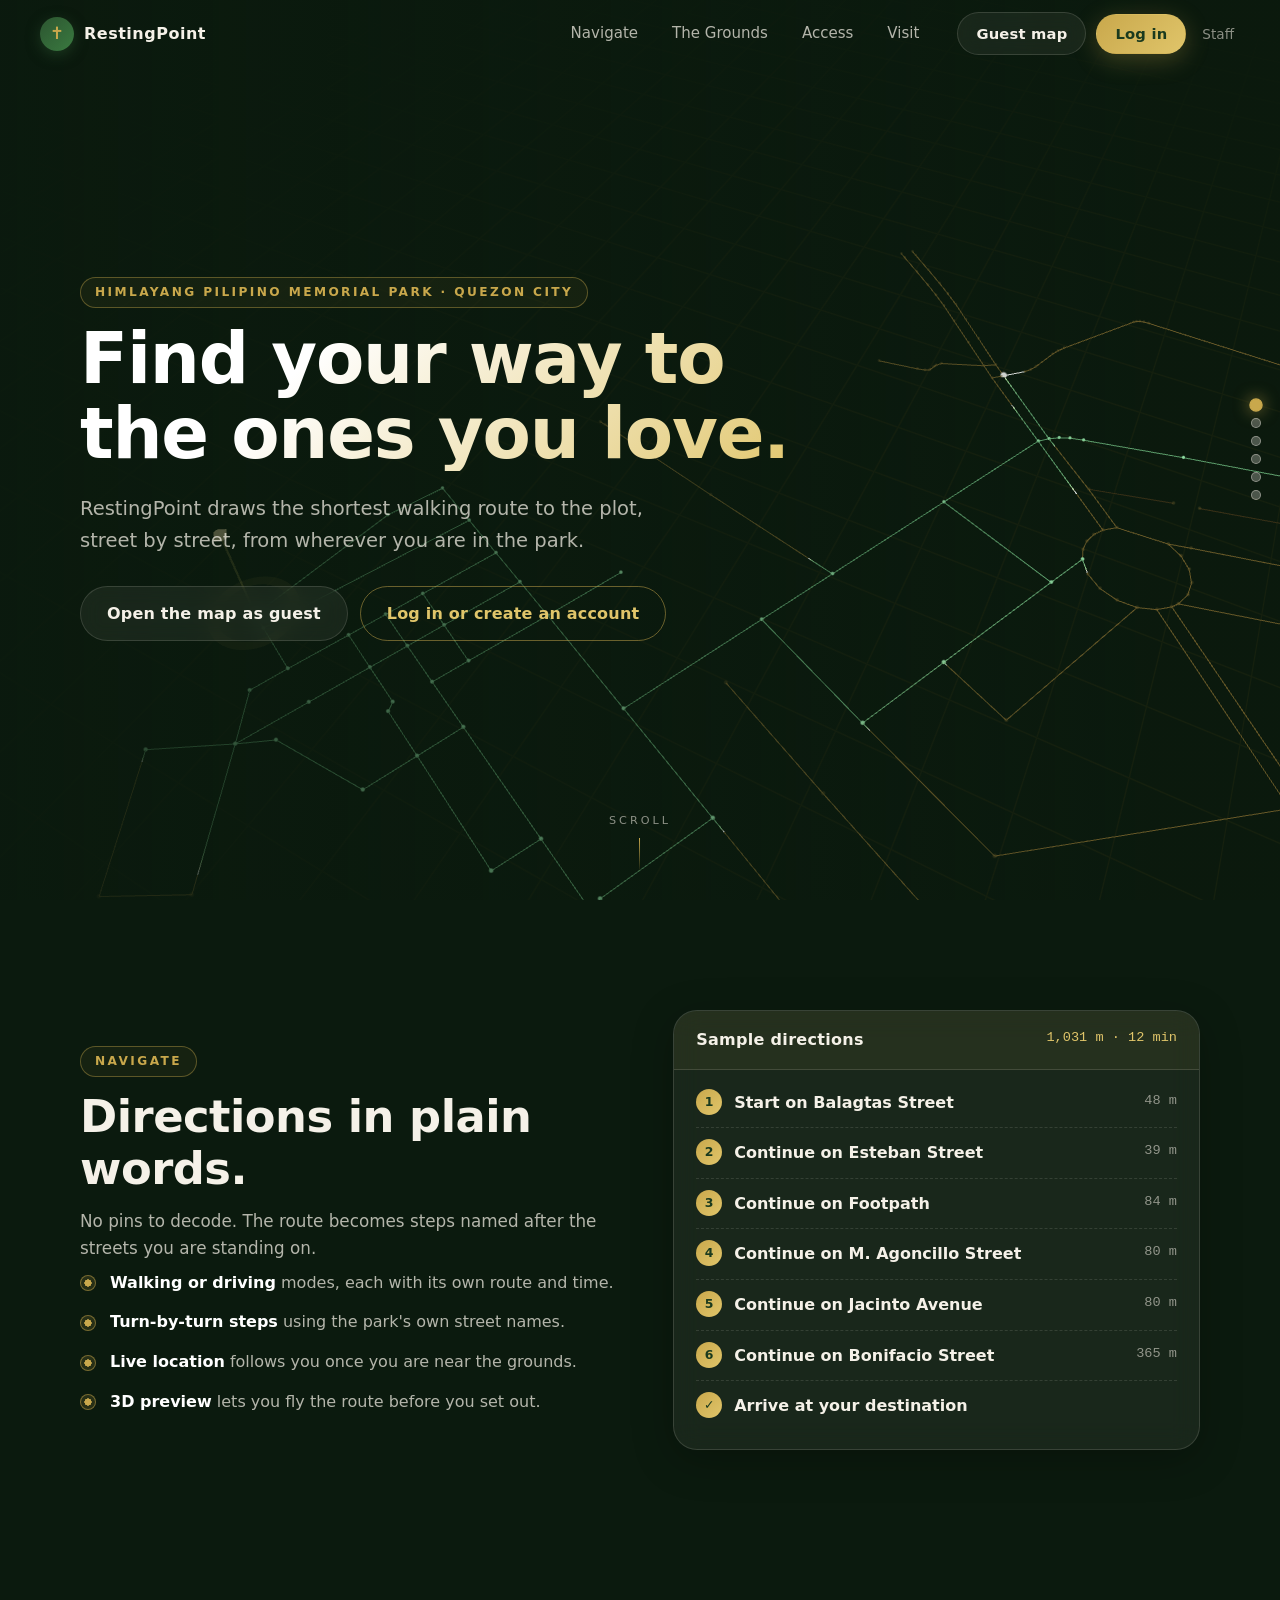
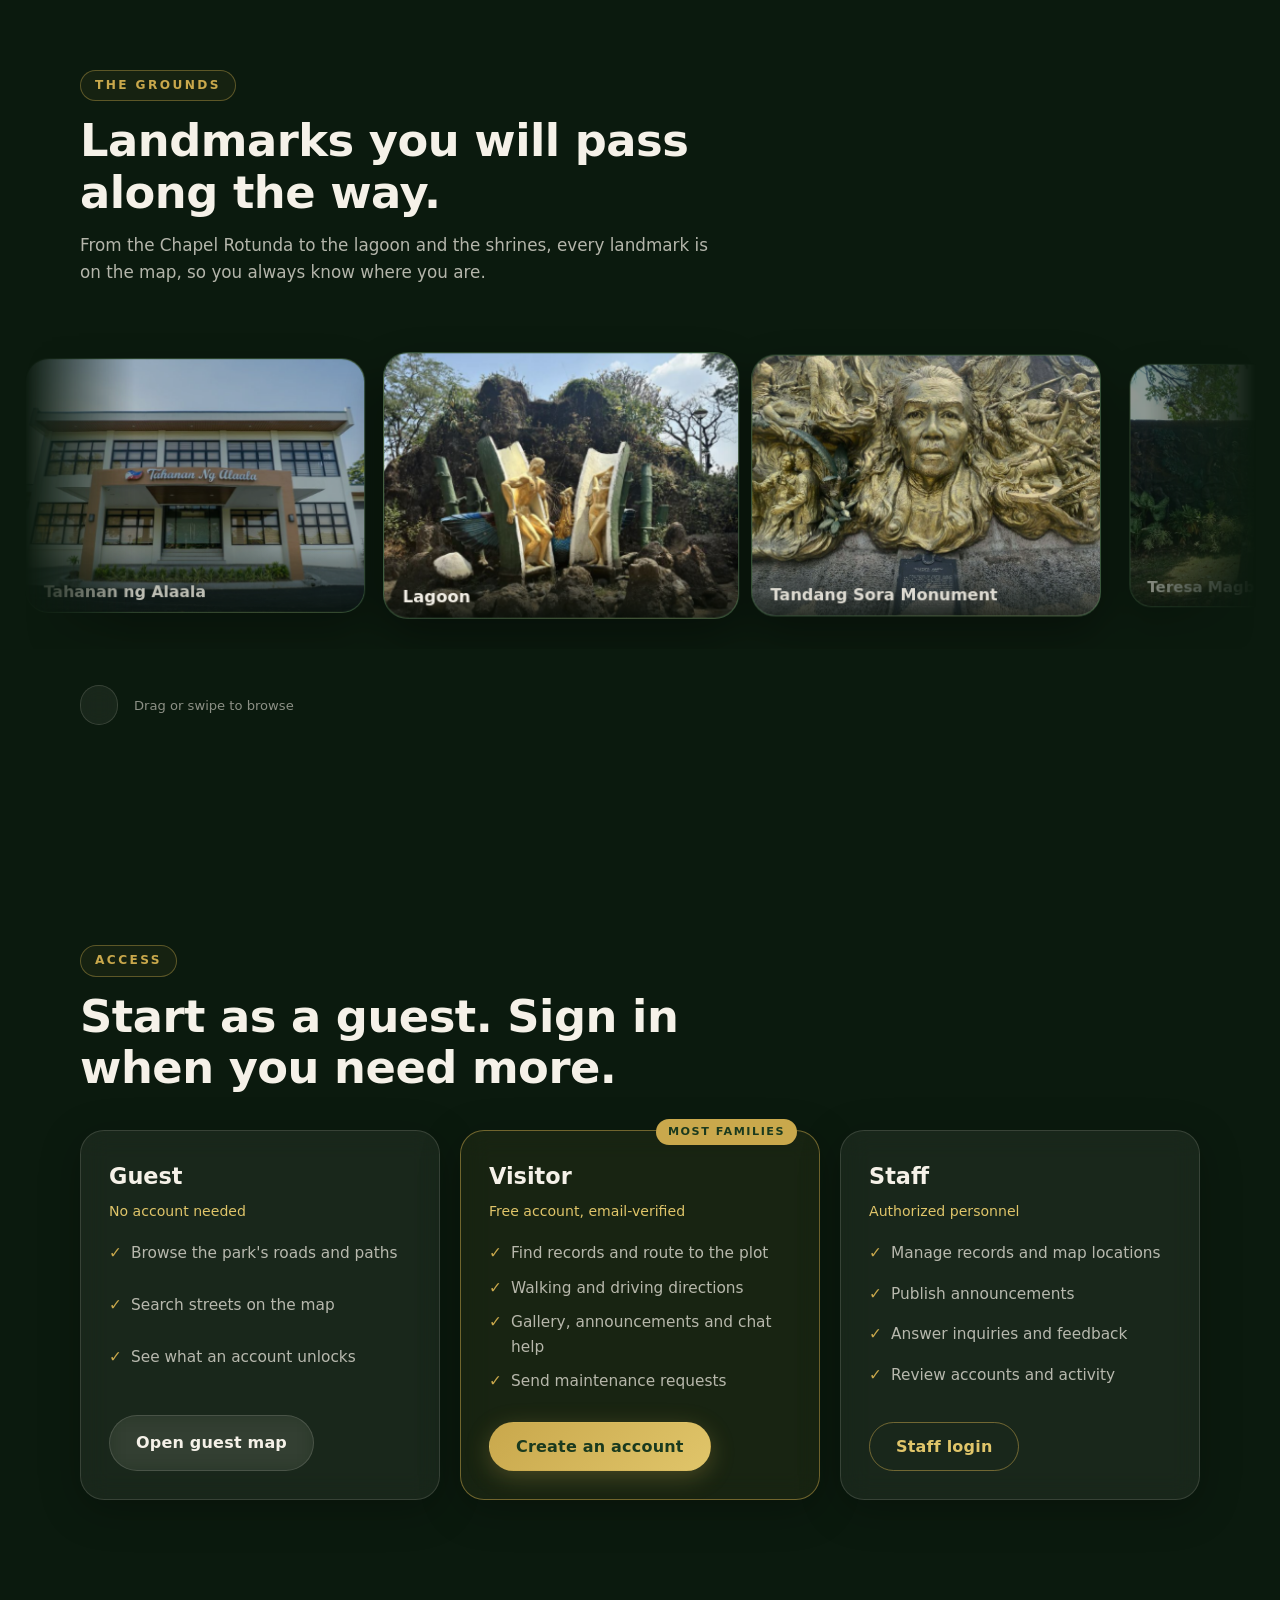
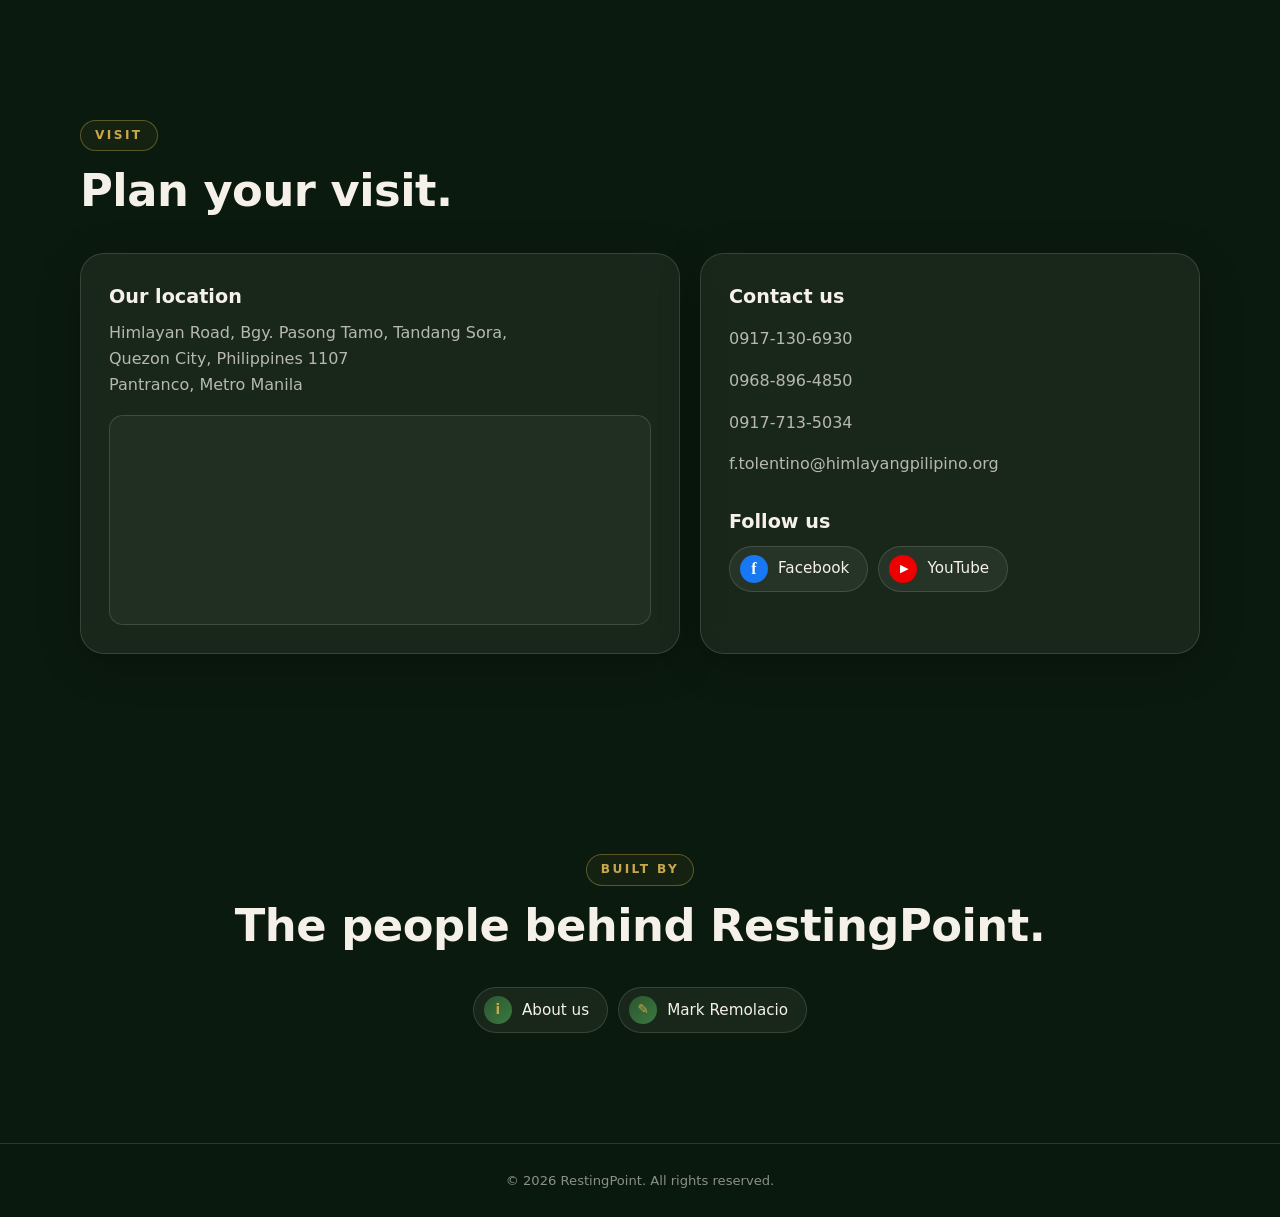
<file: index.html>
<!DOCTYPE html>
<html lang="en">
<head>
    <!--
        UPDATED: converted from Login.php to a static, view-only page for GitHub Pages.
        - Removed: PHP session check, rp_asset() cache-busting, csrf_token() meta + hidden inputs
        - Removed: login / admin / register / OTP / display-name forms (no backend on GitHub Pages)
        - Added: one "Demo only" modal that every Log in / Staff / Create account button opens
        - Asset links use a manual ?v=1 cache-buster; bump the number when you change a file
    -->
    <meta charset="UTF-8">
    <meta name="viewport" content="width=device-width, initial-scale=1.0, viewport-fit=cover">
    <title>RestingPoint | Find your way to your loved ones</title>
    <meta name="description" content="RestingPoint is a map-based navigation system with a static route guide for Himlayang Pilipino Memorial Park.">
    <meta name="theme-color" content="#0b1a0e">
    <link rel="icon" href="images/iconss.jpg">
    <link rel="stylesheet" href="css/landing.css?v=1">
    <script>document.documentElement.classList.add('js');</script>
</head>
<body>

<div id="hero3d-canvas" aria-hidden="true"></div>
<a class="skip-link" href="#main">Skip to content</a>

<!-- ── NAV ─────────────────────────────────────────────────── -->
<header class="nav" id="nav">
    <a class="nav-brand" href="#top" aria-label="RestingPoint home">
        <span class="brand-mark" aria-hidden="true">✝</span>
        <span class="brand-name">RestingPoint</span>
    </a>
    <nav class="nav-links" aria-label="Primary">
        <a href="#navigate">Navigate</a>
        <a href="#grounds">The Grounds</a>
        <a href="#access">Access</a>
        <a href="#visit">Visit</a>
    </nav>
    <div class="nav-actions">
        <a class="btn btn-ghost btn-sm" href="guest_map.html">Guest map</a>
        <button class="btn btn-gold btn-sm" id="navLogin" type="button">Log in</button>
        <button class="nav-staff" id="navStaff" type="button">Staff</button>
    </div>
</header>

<!-- ── SECTION RAIL ────────────────────────────────────────── -->
<nav class="rail" id="rail" aria-label="Page sections">
    <a href="#top" class="rail-dot"><span class="sr-only">Welcome</span></a>
    <a href="#navigate" class="rail-dot"><span class="sr-only">Navigate</span></a>
    <a href="#grounds" class="rail-dot"><span class="sr-only">The grounds</span></a>
    <a href="#access" class="rail-dot"><span class="sr-only">Access</span></a>
    <a href="#visit" class="rail-dot"><span class="sr-only">Visit</span></a>
    <a href="#creators" class="rail-dot"><span class="sr-only">Creators</span></a>
</nav>

<main id="main">

    <!-- ── HERO ────────────────────────────────────────────── -->
    <section class="hero" id="top" data-rail="0">
        <p class="eyebrow reveal">Himlayang Pilipino Memorial Park &middot; Quezon City</p>
        <h1 class="reveal">Find your way to the&nbsp;ones you&nbsp;love.</h1>
        <p class="lead reveal">
            RestingPoint draws the shortest walking route to the plot, street by street,
            from wherever you are in the park.
        </p>

        <div class="hero-cta reveal">
            <a class="btn btn-ghost" href="guest_map.html">Open the map as guest</a>
            <button class="btn btn-outline" id="enterBtn" type="button">Log in or create an account</button>
        </div>

        <a class="scroll-hint" href="#navigate" aria-label="Scroll to the next section">
            <span>Scroll</span><i aria-hidden="true"></i>
        </a>
    </section>

    <!-- ── NAVIGATE ────────────────────────────────────────── -->
    <section class="section" id="navigate" data-rail="1">
        <div class="split">
            <div class="split-text">
                <div class="section-head reveal">
                    <span class="kicker">Navigate</span>
                    <h2>Directions in plain words.</h2>
                    <p class="section-lead">No pins to decode. The route becomes steps named after the streets you are standing on.</p>
                </div>
                <ul class="checks reveal">
                    <li><b>Walking or driving</b> modes, each with its own route and time.</li>
                    <li><b>Turn-by-turn steps</b> using the park's own street names.</li>
                    <li><b>Live location</b> follows you once you are near the grounds.</li>
                    <li><b>3D preview</b> lets you fly the route before you set out.</li>
                </ul>
            </div>
            <aside class="card dir-card reveal" aria-label="Example directions">
                <header class="dir-head">
                    <span class="dir-title">Sample directions</span>
                    <span class="dir-meta"><span data-route="distM" data-fmt="m">&ndash;</span> &middot; <span data-route="walkMin" data-fmt="min">&ndash;</span></span>
                </header>
                <ol class="dir-list" id="dirList">
                    <li class="dir-step dir-wait">Calculating route&hellip;</li>
                </ol>
            </aside>
        </div>
    </section>

    <!-- ── THE GROUNDS ─────────────────────────────────────── -->
    <section class="section" id="grounds" data-rail="2">
        <div class="section-head reveal">
            <span class="kicker">The grounds</span>
            <h2>Landmarks you will pass along the way.</h2>
            <p class="section-lead">From the Chapel Rotunda to the lagoon and the shrines, every landmark is on the map, so you always know where you are.</p>
        </div>
        <div class="photo-carousel reveal" id="photoCarousel" role="region" aria-roledescription="carousel" aria-label="Park landmarks">
            <div class="photo-track" id="photoTrack">
                <figure class="photo-card"><img loading="lazy" draggable="false" src="images/landmarks/tahanan_ng_alaala.jpg" alt="" onerror="this.remove()"><figcaption>Tahanan ng Alaala</figcaption></figure>
                <figure class="photo-card"><img loading="lazy" draggable="false" src="images/estab/lagoon.jpg" alt="" onerror="this.remove()"><figcaption>Lagoon</figcaption></figure>
                <figure class="photo-card"><img loading="lazy" draggable="false" src="images/landmarks/tandang_sora_monument.jpg" alt="" onerror="this.remove()"><figcaption>Tandang Sora Monument</figcaption></figure>
                <figure class="photo-card"><img loading="lazy" draggable="false" src="images/landmarks/Teresa-magbanua.jpg" alt="" onerror="this.remove()"><figcaption>Teresa Magbanua Shrine</figcaption></figure>
                <figure class="photo-card"><img loading="lazy" draggable="false" src="images/estab/dambana_ng_alaala.jpg" alt="" onerror="this.remove()"><figcaption>Dambana ng Alaala</figcaption></figure>
                <figure class="photo-card"><img loading="lazy" draggable="false" src="images/landmarks/florante_at_laura.png" alt="" onerror="this.remove()"><figcaption>Florante at Laura</figcaption></figure>
            </div>
        </div>
        <div class="carousel-ctl reveal">
            <button class="btn btn-ghost btn-sm" id="photoPause" type="button" aria-pressed="false"></button>
            <span class="carousel-tip">Drag or swipe to browse</span>
        </div>
    </section>

    <!-- ── ACCESS ──────────────────────────────────────────── -->
    <section class="section" id="access" data-rail="3">
        <div class="section-head reveal">
            <span class="kicker">Access</span>
            <h2>Start as a guest. Sign in when you need more.</h2>
        </div>
        <div class="tiers">
            <article class="card tier reveal">
                <h3>Guest</h3>
                <p class="tier-sub">No account needed</p>
                <ul>
                    <li>Browse the park's roads and paths</li>
                    <li>Search streets on the map</li>
                    <li>See what an account unlocks</li>
                </ul>
                <a class="btn btn-ghost" href="guest_map.html">Open guest map</a>
            </article>
            <article class="card tier tier-featured reveal">
                <span class="tier-badge">Most families</span>
                <h3>Visitor</h3>
                <p class="tier-sub">Free account, email-verified</p>
                <ul>
                    <li>Find records and route to the plot</li>
                    <li>Walking and driving directions</li>
                    <li>Gallery, announcements and chat help</li>
                    <li>Send maintenance requests</li>
                </ul>
                <button class="btn btn-gold" id="tierSignup" type="button">Create an account</button>
            </article>
            <article class="card tier reveal">
                <h3>Staff</h3>
                <p class="tier-sub">Authorized personnel</p>
                <ul>
                    <li>Manage records and map locations</li>
                    <li>Publish announcements</li>
                    <li>Answer inquiries and feedback</li>
                    <li>Review accounts and activity</li>
                </ul>
                <button class="btn btn-outline" id="tierStaff" type="button">Staff login</button>
            </article>
        </div>
    </section>

    <!-- ── VISIT ───────────────────────────────────────────── -->
    <section class="section" id="visit" data-rail="4">
        <div class="section-head reveal">
            <span class="kicker">Visit</span>
            <h2>Plan your visit.</h2>
        </div>
        <div class="visit-grid">
            <article class="card visit-card reveal">
                <h3>Our location</h3>
                <address>
                    Himlayan Road, Bgy. Pasong Tamo, Tandang Sora,<br>
                    Quezon City, Philippines 1107<br>
                    Pantranco, Metro Manila
                </address>
                <div class="mini-map">
                    <iframe
                        src="https://www.openstreetmap.org/export/embed.html?bbox=121.047413%2C14.679405%2C121.059413%2C14.687405&amp;layer=mapnik&amp;marker=14.683405%2C121.053413"
                        loading="lazy" title="Map: Himlayang Pilipino Memorial Park"></iframe>
                </div>
            </article>

            <article class="card visit-card reveal">
                <h3>Contact us</h3>
                <ul class="contact-list">
                    <li><a href="tel:+639171306930">0917-130-6930</a></li>
                    <li><a href="tel:+639688964850">0968-896-4850</a></li>
                    <li><a href="tel:+639177135034">0917-713-5034</a></li>
                    <li><a href="mailto:f.tolentino@himlayangpilipino.org">f.tolentino@himlayangpilipino.org</a></li>
                </ul>
                <h3 class="h3-gap">Follow us</h3>
                <div class="social-row">
                    <a class="chip" href="https://www.facebook.com/himlayangpilipinoinc/" target="_blank" rel="noopener noreferrer">
                        <span class="chip-ico fb" aria-hidden="true">f</span>Facebook
                    </a>
                    <a class="chip" href="https://www.youtube.com/channel/UC8sQZY4wHeF7XeTTBBsRyDw" target="_blank" rel="noopener noreferrer">
                        <span class="chip-ico yt" aria-hidden="true">▶</span>YouTube
                    </a>
                </div>
            </article>
        </div>
    </section>

    <!-- ── CREATORS ────────────────────────────────────────── -->
    <section class="section section-short" id="creators" data-rail="5">
        <div class="section-head reveal">
            <span class="kicker">Built by</span>
            <h2>The people behind RestingPoint.</h2>
        </div>
        <div class="social-row reveal">
            <a class="chip" href="AboutUsViewOnly.html"><span class="chip-ico" aria-hidden="true">i</span>About us</a>
            <a class="chip" href="https://www.instagram.com/markzzedd/#" target="_blank" rel="noopener noreferrer">
                <span class="chip-ico" aria-hidden="true">✎</span>Mark Remolacio
            </a>
        </div>
    </section>
</main>

<footer class="site-footer">
    <p>&copy; 2026 RestingPoint. All rights reserved.</p>
</footer>

<!-- ── DEMO-ONLY MODAL ─────────────────────────────────────────
     UPDATED: replaces the old login / admin / register / OTP / display-name panels.
     Reuses the existing .modal-* classes from landing.css so the look stays the same.
     The title (#demoTitle) is set by landing.js depending on which button was clicked. -->
<div class="modal-overlay" id="modalOverlay" aria-hidden="true">
<div class="modal-container" id="modalContainer" role="dialog" aria-modal="true" aria-labelledby="demoTitle">

    <button class="modal-close" id="modalClose" type="button" aria-label="Close dialog">
        <svg width="18" height="18" viewBox="0 0 24 24" fill="none" stroke="currentColor" stroke-width="2.5" stroke-linecap="round" aria-hidden="true">
            <line x1="18" y1="6" x2="6" y2="18"/><line x1="6" y1="6" x2="18" y2="18"/>
        </svg>
    </button>

    <div class="modal-panel active" id="panelDemo">
        <div class="modal-mark" aria-hidden="true">✝</div>
        <h2 class="modal-title" id="demoTitle">Demo only</h2>
        <p class="modal-subtitle">Not available online</p>
        <p class="modal-footer-text" id="demoText">
            This is a view-only landing page. Accounts, login and staff tools run on the full
            RestingPoint system, which is not hosted here.
        </p>
        <div class="modal-buttons">
            <a href="guest_map.html" class="modal-btn guest-btn">
                <span class="modal-btn-icon" aria-hidden="true">
                    <svg width="22" height="22" viewBox="0 0 24 24" fill="none" stroke="currentColor" stroke-width="2"><path d="M20 21v-2a4 4 0 0 0-4-4H8a4 4 0 0 0-4 4v2"/><circle cx="12" cy="7" r="4"/></svg>
                </span>
                <span class="modal-btn-content">
                    <span class="modal-btn-label">Open the guest map</span>
                    <span class="modal-btn-desc">Browse the park's roads and paths</span>
                </span>
            </a>
        </div>
        <button type="button" class="skip-btn" id="demoClose">Close</button>
    </div>

</div><!-- /.modal-container -->
</div><!-- /.modal-overlay -->

<script src="js/landing.js?v=1" defer></script>
<script src="js/hero3d.js?v=1" defer></script>
<script>
/* Safety net: if js/landing.js has not finished starting after 2.5s (slow network,
   script error), un-hide the page instead of leaving an empty hero. */
setTimeout(function () {
    if (!window.__rpReady) document.documentElement.classList.remove('js');
}, 2500);
</script>
</body>
</html>
</file>
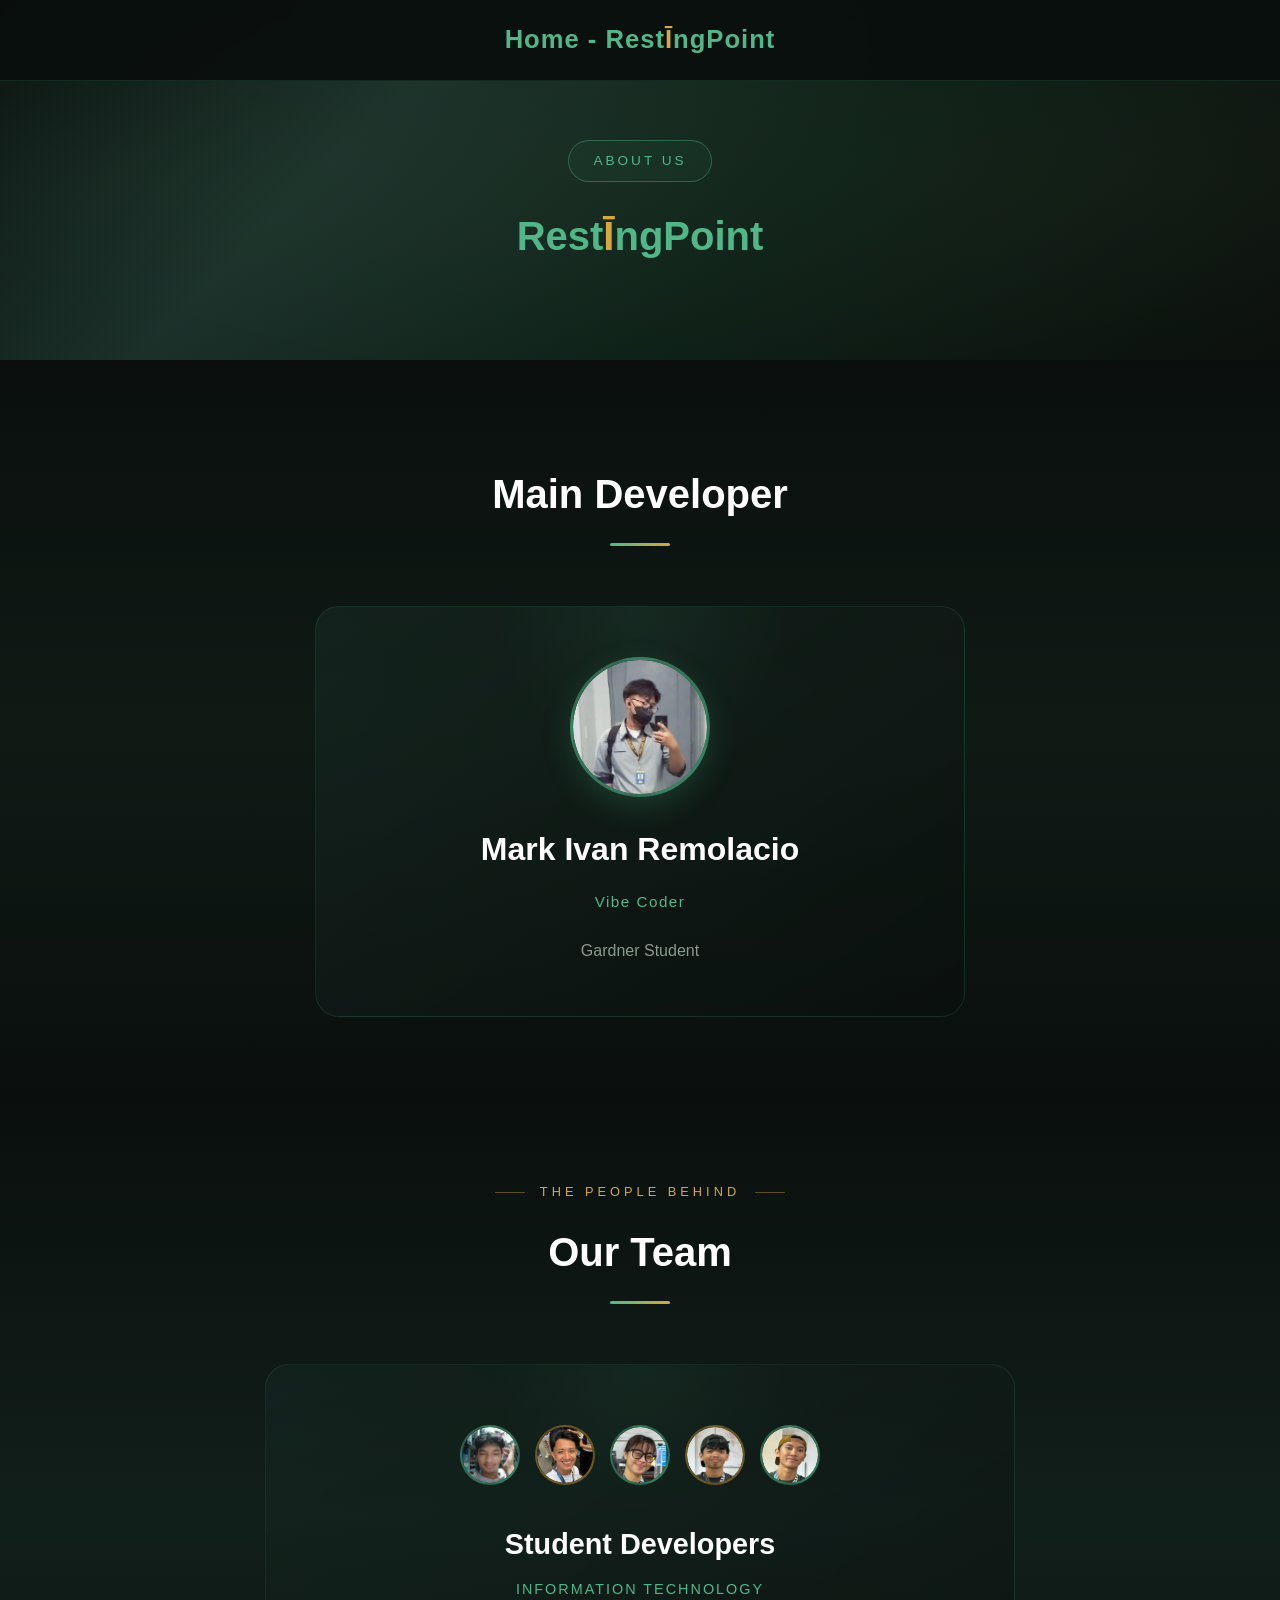
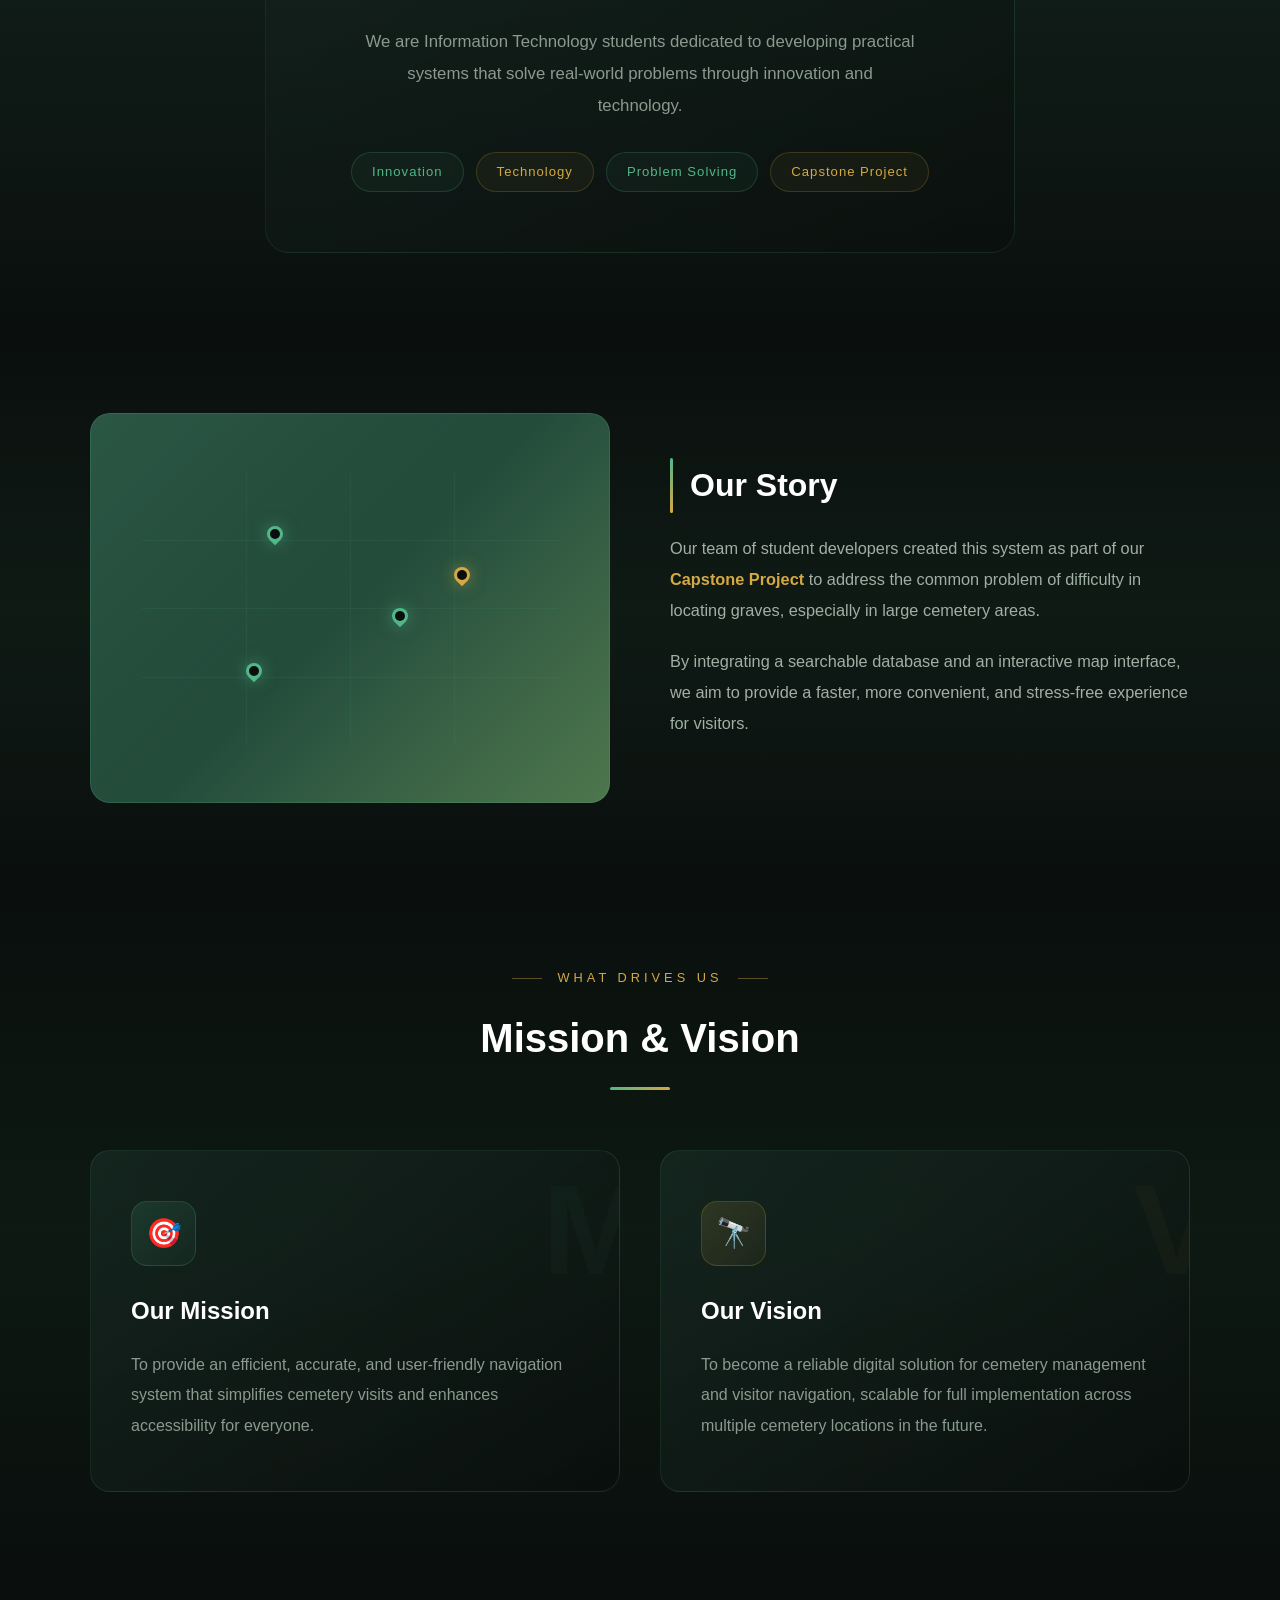
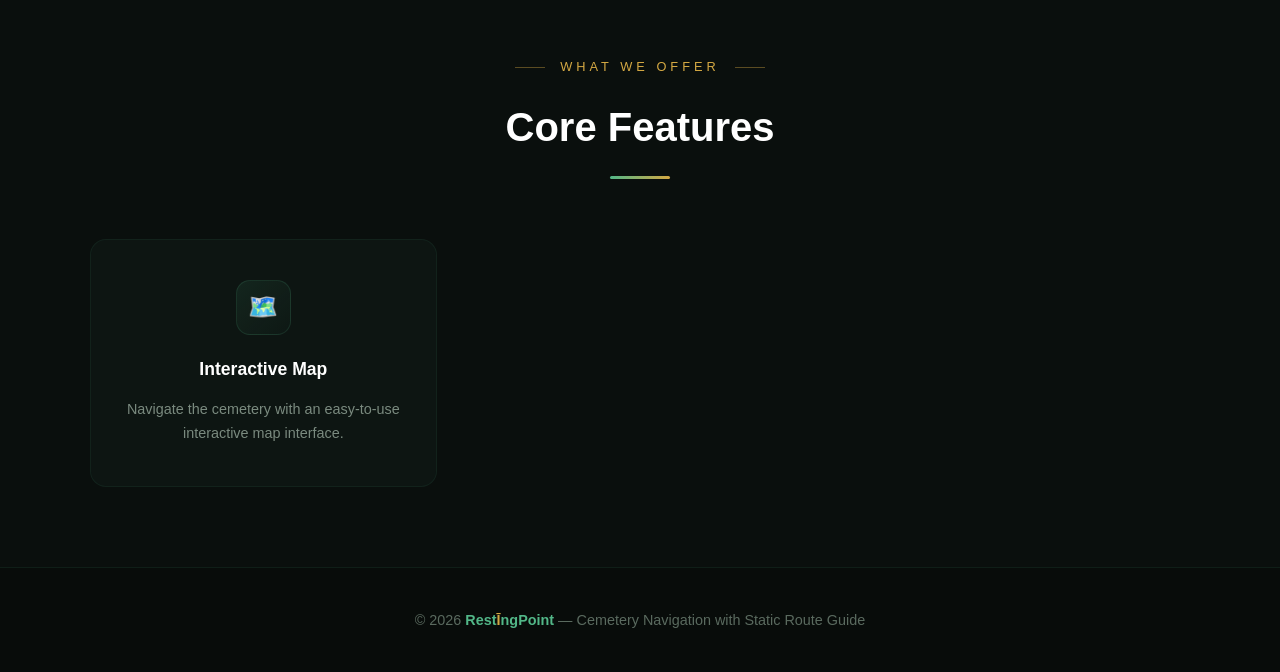
<file: AboutUsViewOnly.html>
<!DOCTYPE html>
<html lang="en">
<head>
    <meta charset="UTF-8">
    <meta name="viewport" content="width=device-width, initial-scale=1.0">
    <title>About Us | RestĪngPoint</title>
    <link rel="icon" href="images/iconss.jpg">
    <style>
        /* ===== RESET & BASE ===== */
        * {
            margin: 0;
            padding: 0;
            box-sizing: border-box;
        }

        html {
            scroll-behavior: smooth;
        }

        body {
            font-family: 'Segoe UI', Tahoma, Geneva, Verdana, sans-serif;
            background-color: #0a0f0d;
            color: #e0e0e0;
            line-height: 1.7;
            overflow-x: hidden;
        }

        /* ===== NAVBAR ===== */
        .navbar {
            position: fixed;
            top: 0;
            width: 100%;
            background: rgba(10, 15, 13, 0.95);
            backdrop-filter: blur(10px);
            padding: 18px 50px;
            display: flex;
            justify-content: center;
            align-items: center;
            z-index: 1000;
            border-bottom: 1px solid rgba(45, 106, 79, 0.3);
        }

        .logo {
            font-size: 1.6rem;
            font-weight: 700;
            color: #52b788;
            text-decoration: none;
            letter-spacing: 1px;
        }

        .logo span {
            color: #d4a843;
        }

        /* ===== HERO SECTION ===== */
        .hero {
            position: relative;
            min-height: 40vh;
            display: flex;
            align-items: center;
            justify-content: center;
            text-align: center;
            padding: 120px 20px 60px;
            background: linear-gradient(
                135deg,
                #0a0f0d 0%,
                #1a2e28 30%,
                #0d1f17 60%,
                #0a0f0d 100%
            );
            overflow: hidden;
        }

        .hero::before {
            content: '';
            position: absolute;
            top: -50%;
            left: -50%;
            width: 200%;
            height: 200%;
            background: radial-gradient(
                ellipse at 30% 50%,
                rgba(82, 183, 136, 0.05) 0%,
                transparent 50%
            ),
            radial-gradient(
                ellipse at 70% 50%,
                rgba(212, 168, 67, 0.03) 0%,
                transparent 50%
            );
            animation: floatBg 15s ease-in-out infinite;
        }

        @keyframes floatBg {
            0%, 100% { transform: translate(0, 0) rotate(0deg); }
            33% { transform: translate(30px, -30px) rotate(1deg); }
            66% { transform: translate(-20px, 20px) rotate(-1deg); }
        }

        .hero-content {
            position: relative;
            z-index: 2;
            max-width: 800px;
        }

        .hero-badge {
            display: inline-block;
            padding: 8px 24px;
            border: 1px solid rgba(82, 183, 136, 0.4);
            border-radius: 50px;
            font-size: 0.85rem;
            color: #52b788;
            letter-spacing: 3px;
            text-transform: uppercase;
            margin-bottom: 20px;
            background: rgba(82, 183, 136, 0.05);
            animation: fadeInDown 1s ease;
        }

        .hero h1 {
            font-size: 2.5rem;
            font-weight: 700;
            margin-bottom: 10px;
            color: #ffffff;
            animation: fadeInDown 1s ease 0.2s both;
        }

        .hero h1 .highlight {
            color: #52b788;
        }

        .hero h1 .accent {
            color: #d4a843;
        }

        /* ===== SECTION STYLES ===== */
        .section {
            padding: 80px 20px;
            position: relative;
        }

        .section-container {
            max-width: 1100px;
            margin: 0 auto;
        }

        .section-header {
            text-align: center;
            margin-bottom: 60px;
        }

        .section-label {
            display: inline-block;
            font-size: 0.8rem;
            letter-spacing: 4px;
            text-transform: uppercase;
            color: #d4a843;
            margin-bottom: 15px;
            position: relative;
        }

        .section-label::before,
        .section-label::after {
            content: '';
            position: absolute;
            top: 50%;
            width: 30px;
            height: 1px;
            background: rgba(212, 168, 67, 0.4);
        }

        .section-label::before {
            right: calc(100% + 15px);
        }

        .section-label::after {
            left: calc(100% + 15px);
        }

        .section-title {
            font-size: 2.5rem;
            font-weight: 700;
            color: #ffffff;
            margin-bottom: 15px;
        }

        .section-line {
            width: 60px;
            height: 3px;
            background: linear-gradient(to right, #52b788, #d4a843);
            margin: 0 auto;
            border-radius: 2px;
        }

        /* ===== MAIN DEVELOPER SECTION ===== */
        .main-dev-section {
            background: linear-gradient(180deg, #0a0f0d, #0f1a15, #0a0f0d);
            padding-top: 100px;
        }

        .main-dev-card {
            max-width: 650px;
            margin: 0 auto;
            text-align: center;
            position: relative;
            background: linear-gradient(145deg, rgba(26, 46, 40, 0.5), rgba(10, 15, 13, 0.7));
            border: 1px solid rgba(82, 183, 136, 0.15);
            border-radius: 24px;
            padding: 50px 40px;
            overflow: hidden;
        }

        .main-dev-card::before {
            content: '';
            position: absolute;
            top: -150px;
            left: 50%;
            transform: translateX(-50%);
            width: 300px;
            height: 300px;
            background: radial-gradient(circle, rgba(82, 183, 136, 0.08), transparent 70%);
            pointer-events: none;
        }

        .main-dev-image {
            width: 140px;
            height: 140px;
            border-radius: 50%;
            border: 3px solid rgba(82, 183, 136, 0.4);
            display: flex;
            align-items: center;
            justify-content: center;
            font-size: 3rem;
            background: linear-gradient(135deg, #1a2e28, #2d6a4f);
            margin: 0 auto 25px;
            position: relative;
            overflow: hidden;
            box-shadow: 0 10px 30px rgba(82, 183, 136, 0.2);
        }

        .main-dev-image img {
            width: 100%;
            height: 100%;
            border-radius: 50%;
            object-fit: cover;
            object-position: center;
            display: block;
        }

        .main-dev-card h3 {
            font-size: 2rem;
            color: #ffffff;
            margin-bottom: 12px;
        }

        .main-dev-role {
            font-size: 0.95rem;
            color: #52b788;
            letter-spacing: 1.5px;
            margin-bottom: 20px;
            line-height: 1.8;
        }

        .main-dev-desc {
            font-size: 1rem;
            color: #8a9a8f;
            line-height: 1.9;
            max-width: 500px;
            margin: 0 auto;
        }

        /* ===== TEAM SECTION ===== */
        .team-section {
            background: linear-gradient(180deg, #0a0f0d, #111f1a, #0a0f0d);
        }

        .team-card {
            max-width: 750px;
            margin: 0 auto;
            text-align: center;
            position: relative;
            background: linear-gradient(145deg, rgba(26, 46, 40, 0.4), rgba(10, 15, 13, 0.6));
            border: 1px solid rgba(82, 183, 136, 0.12);
            border-radius: 24px;
            padding: 60px 50px;
            overflow: hidden;
        }

        .team-card::before {
            content: '';
            position: absolute;
            top: -150px;
            left: 50%;
            transform: translateX(-50%);
            width: 300px;
            height: 300px;
            background: radial-gradient(circle, rgba(82, 183, 136, 0.06), transparent 70%);
            pointer-events: none;
        }

        .team-avatars {
            display: flex;
            justify-content: center;
            gap: 15px;
            margin-bottom: 35px;
            flex-wrap: wrap;
        }

        .avatar {
            width: 60px;
            height: 60px;
            border-radius: 50%;
            border: 2px solid rgba(82, 183, 136, 0.3);
            display: flex;
            align-items: center;
            justify-content: center;
            font-size: 1.3rem;
            background: linear-gradient(135deg, #1a2e28, #2d6a4f);
            transition: transform 0.3s, border-color 0.3s;
            position: relative;
            overflow: hidden;
        }

        .avatar img {
            width: 100%;
            height: 100%;
            border-radius: 50%;
            object-fit: cover;
            object-position: center;
            display: block;
        }

        .avatar:hover {
            transform: translateY(-5px);
            border-color: #52b788;
        }

        .avatar:nth-child(even) {
            background: linear-gradient(135deg, #2a2515, #4a3d20);
            border-color: rgba(212, 168, 67, 0.3);
        }

        .avatar:nth-child(even):hover {
            border-color: #d4a843;
        }

        .team-card h3 {
            font-size: 1.8rem;
            color: #ffffff;
            margin-bottom: 8px;
        }

        .team-card .team-subtitle {
            font-size: 0.9rem;
            color: #52b788;
            letter-spacing: 2px;
            text-transform: uppercase;
            margin-bottom: 25px;
        }

        .team-card p.team-desc {
            font-size: 1.05rem;
            color: #8a9a8f;
            line-height: 1.9;
            max-width: 550px;
            margin: 0 auto;
        }

        .team-tags {
            display: flex;
            justify-content: center;
            gap: 12px;
            margin-top: 30px;
            flex-wrap: wrap;
        }

        .team-tag {
            padding: 8px 20px;
            border-radius: 50px;
            font-size: 0.82rem;
            letter-spacing: 1px;
            border: 1px solid rgba(82, 183, 136, 0.2);
            color: #52b788;
            background: rgba(82, 183, 136, 0.05);
            transition: all 0.3s;
        }

        .team-tag:hover {
            background: rgba(82, 183, 136, 0.1);
            border-color: rgba(82, 183, 136, 0.4);
        }

        .team-tag:nth-child(even) {
            border-color: rgba(212, 168, 67, 0.2);
            color: #d4a843;
            background: rgba(212, 168, 67, 0.05);
        }

        .team-tag:nth-child(even):hover {
            background: rgba(212, 168, 67, 0.1);
            border-color: rgba(212, 168, 67, 0.4);
        }

        /* ===== STORY SECTION ===== */
        .story-section {
            background: linear-gradient(180deg, #0a0f0d, #0f1a15, #0a0f0d);
        }

        .story-grid {
            display: grid;
            grid-template-columns: 1fr 1fr;
            gap: 60px;
            align-items: center;
        }

        .story-image {
            position: relative;
            border-radius: 20px;
            overflow: hidden;
            aspect-ratio: 4/3;
            background: linear-gradient(135deg, #1a2e28, #2d6a4f);
            display: flex;
            align-items: center;
            justify-content: center;
        }

        .story-image::before {
            content: '';
            position: absolute;
            inset: 0;
            border: 1px solid rgba(82, 183, 136, 0.2);
            border-radius: 20px;
            z-index: 1;
        }

        .story-image::after {
            content: '';
            position: absolute;
            top: -2px;
            left: -2px;
            right: -2px;
            bottom: -2px;
            background: linear-gradient(135deg, rgba(82, 183, 136, 0.3), transparent, rgba(212, 168, 67, 0.2));
            border-radius: 22px;
            z-index: -1;
        }

        .map-visual {
            width: 80%;
            height: 70%;
            position: relative;
        }

        .map-pin {
            position: absolute;
            width: 16px;
            height: 16px;
            background: #52b788;
            border-radius: 50% 50% 50% 0;
            transform: rotate(-45deg);
            box-shadow: 0 0 15px rgba(82, 183, 136, 0.5);
            animation: pinPulse 2s ease-in-out infinite;
        }

        .map-pin::after {
            content: '';
            position: absolute;
            top: 3px;
            left: 3px;
            width: 10px;
            height: 10px;
            background: #0a0f0d;
            border-radius: 50%;
        }

        .map-pin:nth-child(1) { top: 20%; left: 30%; animation-delay: 0s; }
        .map-pin:nth-child(2) { top: 50%; left: 60%; animation-delay: 0.5s; }
        .map-pin:nth-child(3) { top: 70%; left: 25%; animation-delay: 1s; }
        .map-pin:nth-child(4) { top: 35%; left: 75%; animation-delay: 1.5s; background: #d4a843; box-shadow: 0 0 15px rgba(212, 168, 67, 0.5); }

        .map-grid-line {
            position: absolute;
            background: rgba(82, 183, 136, 0.08);
        }

        .map-grid-line.horizontal {
            width: 100%;
            height: 1px;
        }

        .map-grid-line.vertical {
            width: 1px;
            height: 100%;
        }

        .map-grid-line:nth-child(5) { top: 25%; }
        .map-grid-line:nth-child(6) { top: 50%; }
        .map-grid-line:nth-child(7) { top: 75%; }
        .map-grid-line:nth-child(8) { left: 25%; }
        .map-grid-line:nth-child(9) { left: 50%; }
        .map-grid-line:nth-child(10) { left: 75%; }

        @keyframes pinPulse {
            0%, 100% { transform: rotate(-45deg) scale(1); }
            50% { transform: rotate(-45deg) scale(1.2); }
        }

        .story-text h2 {
            font-size: 2rem;
            color: #ffffff;
            margin-bottom: 20px;
            position: relative;
            padding-left: 20px;
        }

        .story-text h2::before {
            content: '';
            position: absolute;
            left: 0;
            top: 0;
            bottom: 0;
            width: 3px;
            background: linear-gradient(to bottom, #52b788, #d4a843);
            border-radius: 2px;
        }

        .story-text p {
            font-size: 1.02rem;
            color: #a0b0a5;
            margin-bottom: 20px;
            line-height: 1.9;
        }

        /* ===== MISSION & VISION ===== */
        .mv-section {
            background: linear-gradient(180deg, #0a0f0d, #0d1912, #0a0f0d);
        }

        .mv-grid {
            display: grid;
            grid-template-columns: 1fr 1fr;
            gap: 40px;
        }

        .mv-card {
            position: relative;
            background: linear-gradient(145deg, rgba(26, 46, 40, 0.6), rgba(10, 15, 13, 0.8));
            border: 1px solid rgba(82, 183, 136, 0.15);
            border-radius: 20px;
            padding: 50px 40px;
            overflow: hidden;
            transition: transform 0.4s ease, border-color 0.4s ease;
        }

        .mv-card:hover {
            transform: translateY(-5px);
            border-color: rgba(82, 183, 136, 0.35);
        }

        .mv-card::before {
            content: '';
            position: absolute;
            top: 0;
            left: 0;
            right: 0;
            height: 3px;
            background: linear-gradient(to right, #52b788, #2d6a4f);
            opacity: 0;
            transition: opacity 0.4s;
        }

        .mv-card:nth-child(2)::before {
            background: linear-gradient(to right, #d4a843, #b8860b);
        }

        .mv-card:hover::before {
            opacity: 1;
        }

        .mv-card-bg {
            position: absolute;
            top: -30px;
            right: -30px;
            font-size: 8rem;
            opacity: 0.03;
            font-weight: 700;
            color: #52b788;
            pointer-events: none;
        }

        .mv-card:nth-child(2) .mv-card-bg {
            color: #d4a843;
        }

        .mv-icon {
            width: 65px;
            height: 65px;
            border-radius: 16px;
            display: flex;
            align-items: center;
            justify-content: center;
            margin-bottom: 25px;
            font-size: 1.8rem;
            position: relative;
        }

        .mv-card:nth-child(1) .mv-icon {
            background: linear-gradient(135deg, rgba(82, 183, 136, 0.15), rgba(82, 183, 136, 0.05));
            border: 1px solid rgba(82, 183, 136, 0.2);
        }

        .mv-card:nth-child(2) .mv-icon {
            background: linear-gradient(135deg, rgba(212, 168, 67, 0.15), rgba(212, 168, 67, 0.05));
            border: 1px solid rgba(212, 168, 67, 0.2);
        }

        .mv-card h3 {
            font-size: 1.5rem;
            color: #ffffff;
            margin-bottom: 18px;
            font-weight: 600;
        }

        .mv-card p {
            font-size: 1rem;
            color: #8a9a8f;
            line-height: 1.9;
        }

        /* ===== VALUES/FEATURES ===== */
        .values-section {
            background: #0a0f0d;
        }

        .values-grid {
            display: grid;
            grid-template-columns: repeat(3, 1fr);
            gap: 30px;
        }

        .value-card {
            text-align: center;
            padding: 40px 30px;
            border-radius: 16px;
            background: rgba(26, 46, 40, 0.2);
            border: 1px solid rgba(82, 183, 136, 0.08);
            transition: all 0.4s ease;
        }

        .value-card:hover {
            background: rgba(26, 46, 40, 0.4);
            border-color: rgba(82, 183, 136, 0.2);
            transform: translateY(-3px);
        }

        .value-icon {
            width: 55px;
            height: 55px;
            border-radius: 14px;
            display: flex;
            align-items: center;
            justify-content: center;
            margin: 0 auto 20px;
            font-size: 1.5rem;
            background: linear-gradient(135deg, rgba(82, 183, 136, 0.1), rgba(82, 183, 136, 0.02));
            border: 1px solid rgba(82, 183, 136, 0.15);
        }

        .value-card h4 {
            font-size: 1.1rem;
            color: #ffffff;
            margin-bottom: 12px;
        }

        .value-card p {
            font-size: 0.9rem;
            color: #7a8a7f;
            line-height: 1.7;
        }

        /* ===== FOOTER ===== */
        .footer {
            text-align: center;
            padding: 40px 20px;
            border-top: 1px solid rgba(82, 183, 136, 0.1);
            background: #080c0a;
        }

        .footer p {
            color: #5a6a5f;
            font-size: 0.9rem;
        }

        .footer .footer-logo {
            color: #52b788;
            font-weight: 600;
        }

        .footer .footer-logo span {
            color: #d4a843;
        }

        /* ===== ANIMATIONS ===== */
        @keyframes fadeInDown {
            from { opacity: 0; transform: translateY(-30px); }
            to { opacity: 1; transform: translateY(0); }
        }

        @keyframes fadeInUp {
            from { opacity: 0; transform: translateY(30px); }
            to { opacity: 1; transform: translateY(0); }
        }

        .fade-in {
            opacity: 0;
            transform: translateY(30px);
            transition: opacity 0.8s ease, transform 0.8s ease;
        }

        .fade-in.visible {
            opacity: 1;
            transform: translateY(0);
        }

        /* ===== RESPONSIVE ===== */
        @media (max-width: 768px) {
            .navbar {
                padding: 15px 20px;
            }

            .hero h1 {
                font-size: 2.2rem;
            }

            .story-grid {
                grid-template-columns: 1fr;
                gap: 40px;
            }

            .mv-grid {
                grid-template-columns: 1fr;
            }

            .values-grid {
                grid-template-columns: 1fr;
            }

            .mv-card {
                padding: 35px 25px;
            }

            .team-card {
                padding: 40px 25px;
            }

            .main-dev-card {
                padding: 40px 25px;
            }

            .section-title {
                font-size: 2rem;
            }
        }

        @media (max-width: 480px) {
            .hero h1 {
                font-size: 1.8rem;
            }
        }
    </style>
</head>
<body>

    <!-- NAVBAR (Logo Only) -->
    <nav class="navbar">
        <a href="index.html" class="logo">Home - Rest<span>Ī</span>ngPoint</a>
    
    </nav>

    <!-- HERO SECTION -->
    <section class="hero">
        <div class="hero-content">
            <div class="hero-badge">About Us</div>
            <h1>
                <span class="highlight">Rest</span><span class="accent">Ī</span><span class="highlight">ngPoint</span>
            </h1>
        </div>
    </section>

    <!-- MAIN DEVELOPER SECTION -->
    <section class="section main-dev-section">
        <div class="section-container">
            <div class="section-header fade-in">
                <h2 class="section-title">Main Developer</h2>
                <div class="section-line"></div>
            </div>

            <div class="main-dev-card fade-in">
                <div class="main-dev-image">
                    <img src="images/About us Icon/Mark.jpg" alt="Main Developer">
                </div>
                <h3>Mark Ivan Remolacio</h3>
                <p class="main-dev-role">
                    Vibe Coder 
                </p>
                <p class="main-dev-desc">
                    Gardner Student
                </p>
            </div>
        </div>
    </section>

    <!-- TEAM SECTION -->
    <section class="section team-section">
        <div class="section-container">
            <div class="section-header fade-in">
                <div class="section-label">The People Behind</div>
                <h2 class="section-title">Our Team</h2>
                <div class="section-line"></div>
            </div>

            <div class="team-card fade-in">
                <div class="team-avatars">
                    <div class="avatar">
                        <img src="images/About us Icon/Calpo.jpg" alt="Calpo">
                    </div>
                    <div class="avatar">
                        <img src="images/About us Icon/jo.png" alt="Jo">
                    </div>
                    <div class="avatar">
                        <img src="images/About us Icon/tiff.png" alt="Tiff">
                    </div>
                    <div class="avatar">
                        <img src="images/About us Icon/justin.png" alt="Justin">
                    </div>
                    <div class="avatar">
                        <img src="images/About us Icon/dev.png" alt="Dev">
                    </div>
                </div>
                <h3>Student Developers</h3>
                <p class="team-subtitle">Information Technology</p>
                <p class="team-desc">
                    We are Information Technology students dedicated to developing practical systems 
                    that solve real-world problems through innovation and technology.
                </p>
                <div class="team-tags">
                    <span class="team-tag">Innovation</span>
                    <span class="team-tag">Technology</span>
                    <span class="team-tag">Problem Solving</span>
                    <span class="team-tag">Capstone Project</span>
                </div>
            </div>
        </div>
    </section>

    <!-- OUR STORY SECTION -->
    <section class="section story-section">
        <div class="section-container">
            <div class="story-grid">
                <div class="story-image fade-in">
                    <div class="map-visual">
                        <div class="map-pin"></div>
                        <div class="map-pin"></div>
                        <div class="map-pin"></div>
                        <div class="map-pin"></div>
                        <div class="map-grid-line horizontal"></div>
                        <div class="map-grid-line horizontal"></div>
                        <div class="map-grid-line horizontal"></div>
                        <div class="map-grid-line vertical"></div>
                        <div class="map-grid-line vertical"></div>
                        <div class="map-grid-line vertical"></div>
                    </div>
                </div>
                <div class="story-text fade-in">
                    <h2>Our Story</h2>
                    <p>
                        Our team of student developers created this system as part of our 
                        <strong style="color: #d4a843;">Capstone Project</strong> to address the common problem 
                        of difficulty in locating graves, especially in large cemetery areas.
                    </p>
                    <p>
                        By integrating a searchable database and an interactive map interface, we aim to provide 
                        a faster, more convenient, and stress-free experience for visitors.
                    </p>
                </div>
            </div>
        </div>
    </section>

    <!-- MISSION & VISION -->
    <section class="section mv-section">
        <div class="section-container">
            <div class="section-header fade-in">
                <div class="section-label">What Drives Us</div>
                <h2 class="section-title">Mission &amp; Vision</h2>
                <div class="section-line"></div>
            </div>

            <div class="mv-grid">
                <div class="mv-card fade-in">
                    <div class="mv-card-bg">M</div>
                    <div class="mv-icon">🎯</div>
                    <h3>Our Mission</h3>
                    <p>
                        To provide an efficient, accurate, and user-friendly navigation system that simplifies 
                        cemetery visits and enhances accessibility for everyone.
                    </p>
                </div>

                <div class="mv-card fade-in">
                    <div class="mv-card-bg">V</div>
                    <div class="mv-icon">🔭</div>
                    <h3>Our Vision</h3>
                    <p>
                        To become a reliable digital solution for cemetery management and visitor navigation, 
                        scalable for full implementation across multiple cemetery locations in the future.
                    </p>
                </div>
            </div>
        </div>
    </section>

    <!-- WHAT WE OFFER -->
    <section class="section values-section">
        <div class="section-container">
            <div class="section-header fade-in">
                <div class="section-label">What We Offer</div>
                <h2 class="section-title">Core Features</h2>
                <div class="section-line"></div>
            </div>

            <div class="values-grid">
                <div class="value-card fade-in">
                    <div class="value-icon">🗺️</div>
                    <h4>Interactive Map</h4>
                    <p>Navigate the cemetery with an easy-to-use interactive map interface.</p>
                </div>
                <div class="value-card fade-in">
                    <div class="value-icon">🔍</div>
                    <h4>Grave Search</h4>
                    <p>Quickly locate graves through our searchable database system.</p>
                </div>
                <div class="value-card fade-in">
                    <div class="value-icon">📍</div>
                    <h4>Landmark Guide</h4>
                    <p>Find important facilities and landmarks within the cemetery grounds.</p>
                </div>
            </div>
        </div>
    </section>

    <!-- FOOTER -->
    <footer class="footer">
        <p>
            &copy; 2026 <span class="footer-logo">Rest<span>Ī</span>ngPoint</span> &mdash; 
            Cemetery Navigation with Static Route Guide
        </p>
    </footer>

    <!-- SCROLL ANIMATION SCRIPT -->
    <script>
        const observer = new IntersectionObserver((entries) => {
            entries.forEach((entry, index) => {
                if (entry.isIntersecting) {
                    setTimeout(() => {
                        entry.target.classList.add('visible');
                    }, index * 150);
                    observer.unobserve(entry.target);
                }
            });
        }, {
            threshold: 0.15,
            rootMargin: '0px 0px -50px 0px'
        });

        document.querySelectorAll('.fade-in').forEach(el => {
            observer.observe(el);
        });

        window.addEventListener('scroll', () => {
            const navbar = document.querySelector('.navbar');
            if (window.scrollY > 50) {
                navbar.style.background = 'rgba(8, 12, 10, 0.98)';
                navbar.style.borderBottomColor = 'rgba(82, 183, 136, 0.15)';
            } else {
                navbar.style.background = 'rgba(10, 15, 13, 0.95)';
                navbar.style.borderBottomColor = 'rgba(45, 106, 79, 0.3)';
            }
        });
    </script>

</body>
</html>
</file>
<file: css/landing.css>
/* ============================================================
   RestingPoint — landing.css
   Replaces Login.css + Login-additions.css ON Login.php ONLY.
   (Leave css/Login.css in place: forgot_password.html still
   uses its .login-card styles.)
   Palette is unchanged: forest green, gold, cream.
   ============================================================ */

:root {
    /* original palette */
    --primary-color : #2c5530;
    --primary-light : #3a7a40;
    --primary-dark  : #1a3a1e;
    --accent-color  : #c9a84c;
    --accent-light  : #e0c56a;
    --text-light    : #f5f1e8;
    --admin-color   : #8b5a2b;
    --admin-light   : #a06b35;
    --guest-color   : #4a90a4;
    --guest-light   : #5ba3b8;
    --color-success : #51cf66;
    --color-error   : #ff6b6b;

    /* surfaces derived from the palette */
    --bg            : #0b1a0e;
    --surface       : rgba(245, 241, 232, 0.06);
    --surface-hover : rgba(245, 241, 232, 0.10);
    --line          : rgba(245, 241, 232, 0.14);
    --muted         : rgba(245, 241, 232, 0.72);
    --faint         : rgba(245, 241, 232, 0.55);

    --font-main     : 'Segoe UI', system-ui, -apple-system, Roboto, 'Helvetica Neue', Arial, sans-serif;
    --radius        : 18px;
    --radius-lg     : 24px;
    --ease          : cubic-bezier(.16, 1, .3, 1);
    --nav-h         : 68px;
}

*, *::before, *::after { margin: 0; padding: 0; box-sizing: border-box; }

html { scroll-behavior: smooth; scroll-padding-top: calc(var(--nav-h) + 12px); }

body {
    font-family: var(--font-main);
    color: var(--text-light);
    background: var(--bg);
    line-height: 1.6;
    overflow-x: hidden;
    -webkit-font-smoothing: antialiased;
}

/* Static fallback behind the canvas — also what you see with no WebGL */
body::before {
    content: '';
    position: fixed;
    inset: 0;
    z-index: -1;
    background:
        radial-gradient(900px 600px at 80% 10%, rgba(201, 168, 76, 0.10), transparent 60%),
        radial-gradient(900px 700px at 10% 90%, rgba(58, 122, 64, 0.22), transparent 60%),
        linear-gradient(180deg, #102915, var(--bg));
}

img, svg { max-width: 100%; display: block; }
a { color: inherit; }
ul, ol { list-style: none; }
button { font-family: inherit; }

.sr-only {
    position: absolute !important;
    width: 1px; height: 1px;
    margin: -1px; padding: 0;
    overflow: hidden;
    clip: rect(0, 0, 0, 0);
    white-space: nowrap;
    border: 0;
}

.skip-link {
    position: fixed;
    top: -60px; left: 12px;
    z-index: 200;
    padding: 10px 16px;
    background: var(--accent-color);
    color: var(--primary-dark);
    font-weight: 700;
    border-radius: 10px;
    transition: top .2s;
}
.skip-link:focus { top: 12px; }

:focus-visible {
    outline: 2px solid var(--accent-color);
    outline-offset: 3px;
    border-radius: 6px;
}

/* ── 3D canvas layer ─────────────────────────────────────── */
#hero3d-canvas {
    position: fixed;
    inset: 0;
    z-index: 0;
    pointer-events: none;
    opacity: 0;
    transition: opacity 1.2s ease;
}
html.has-3d #hero3d-canvas { opacity: 1; }
/* Legibility scrim: darkens the text side so the scene never fights the copy */
#hero3d-canvas::after {
    content: '';
    position: absolute;
    inset: 0;
    background: linear-gradient(90deg, rgba(11, 26, 14, 0.86) 0%, rgba(11, 26, 14, 0.5) 48%, rgba(11, 26, 14, 0.08) 90%);
}
@media (max-width: 700px) {
    #hero3d-canvas::after { background: linear-gradient(180deg, rgba(11, 26, 14, 0.7), rgba(11, 26, 14, 0.55)); }
}
#hero3d-canvas canvas { display: block; width: 100% !important; height: 100% !important; }

main, .site-footer { position: relative; z-index: 1; }

/* ── Buttons ─────────────────────────────────────────────── */
.btn {
    display: inline-flex;
    align-items: center;
    justify-content: center;
    gap: 8px;
    padding: 14px 26px;
    min-height: 48px;
    font-size: 1rem;
    font-weight: 600;
    letter-spacing: .2px;
    text-decoration: none;
    border-radius: 999px;
    border: 1px solid transparent;
    cursor: pointer;
    transition: transform .25s var(--ease), box-shadow .25s ease, background .25s ease, border-color .25s ease;
}
.btn:hover { transform: translateY(-2px); }
.btn:active { transform: translateY(0); }
.btn-sm { padding: 9px 18px; min-height: 40px; font-size: .92rem; }

.btn-gold {
    color: var(--primary-dark);
    background: linear-gradient(135deg, var(--accent-color), var(--accent-light));
    box-shadow: 0 6px 24px rgba(201, 168, 76, 0.28);
}
.btn-gold:hover { box-shadow: 0 10px 32px rgba(201, 168, 76, 0.42); }

.btn-ghost {
    color: var(--text-light);
    background: var(--surface);
    border-color: var(--line);
    backdrop-filter: blur(10px);
    -webkit-backdrop-filter: blur(10px);
}
.btn-ghost:hover { background: var(--surface-hover); border-color: rgba(245, 241, 232, 0.28); }

.btn-outline {
    color: var(--accent-light);
    background: transparent;
    border-color: rgba(201, 168, 76, 0.5);
}
.btn-outline:hover { background: rgba(201, 168, 76, 0.1); border-color: var(--accent-color); }

/* ── Nav ─────────────────────────────────────────────────── */
.nav {
    position: fixed;
    top: 0; left: 0; right: 0;
    z-index: 40;
    height: var(--nav-h);
    padding: 0 clamp(16px, 4vw, 40px);
    padding-top: env(safe-area-inset-top, 0px);
    display: flex;
    align-items: center;
    gap: 24px;
    transition: background .3s ease, border-color .3s ease, backdrop-filter .3s ease;
    border-bottom: 1px solid transparent;
}
.nav.scrolled {
    background: rgba(11, 26, 14, 0.72);
    backdrop-filter: blur(16px) saturate(140%);
    -webkit-backdrop-filter: blur(16px) saturate(140%);
    border-bottom-color: var(--line);
}
.nav-brand {
    display: inline-flex;
    align-items: center;
    gap: 10px;
    text-decoration: none;
    font-weight: 700;
    letter-spacing: .5px;
}
.brand-mark {
    width: 34px; height: 34px;
    border-radius: 50%;
    display: grid;
    place-items: center;
    font-size: 17px;
    color: var(--accent-color);
    background: linear-gradient(135deg, var(--primary-color), var(--primary-light));
    box-shadow: 0 4px 14px rgba(44, 85, 48, 0.5);
}
.nav-links { display: flex; gap: 6px; margin-left: auto; }
.nav-links a {
    padding: 8px 14px;
    border-radius: 999px;
    text-decoration: none;
    font-size: .94rem;
    color: var(--muted);
    transition: color .2s, background .2s;
}
.nav-links a:hover { color: #fff; background: var(--surface); }
.nav-actions { display: flex; align-items: center; gap: 10px; }
.nav-staff {
    background: none;
    border: none;
    padding: 10px 6px;
    min-height: 44px;
    font-size: .85rem;
    color: var(--faint);
    cursor: pointer;
    transition: color .2s;
}
.nav-staff:hover { color: var(--accent-light); }

/* ── Section rail ────────────────────────────────────────── */
.rail {
    position: fixed;
    top: 50%; right: 18px;
    transform: translateY(-50%);
    z-index: 30;
    display: flex;
    flex-direction: column;
    gap: 6px;
}
.rail-dot {
    position: relative;
    display: block;
    width: 12px; height: 12px;
    margin: 0 auto;
}
.rail-dot::before {
    content: '';
    position: absolute;
    inset: 1px;
    border-radius: 50%;
    background: rgba(245, 241, 232, 0.28);
    border: 1px solid rgba(245, 241, 232, 0.4);
    transition: all .3s ease;
}
.rail-dot::after { /* 32px touch target */
    content: '';
    position: absolute;
    inset: -10px;
}
.rail-dot:hover::before,
.rail-dot.active::before {
    background: var(--accent-color);
    border-color: var(--accent-color);
    box-shadow: 0 0 12px rgba(201, 168, 76, 0.7);
    transform: scale(1.35);
}

/* ── Generic layout ──────────────────────────────────────── */
.section {
    min-height: 88vh;
    min-height: 88svh;
    display: flex;
    flex-direction: column;
    justify-content: center;
    gap: 36px;
    width: min(1120px, 100% - 2 * clamp(20px, 5vw, 56px));
    margin: 0 auto;
    padding: 90px 0;
}
.section-short { min-height: 60vh; min-height: 60svh; align-items: center; text-align: center; }

.section-head h2 {
    font-size: clamp(1.8rem, 4vw, 2.8rem);
    line-height: 1.15;
    letter-spacing: -.5px;
    max-width: 18ch;
}
.section-short .section-head h2 { max-width: none; }

.kicker, .eyebrow {
    display: inline-block;
    margin-bottom: 14px;
    padding: 5px 14px;
    font-size: .76rem;
    font-weight: 700;
    letter-spacing: 2.4px;
    text-transform: uppercase;
    color: var(--accent-color);
    border: 1px solid rgba(201, 168, 76, 0.4);
    border-radius: 999px;
    background: rgba(201, 168, 76, 0.06);
}

.card {
    padding: 28px;
    background: var(--surface);
    border: 1px solid var(--line);
    border-radius: var(--radius-lg);
    backdrop-filter: blur(14px);
    -webkit-backdrop-filter: blur(14px);
    box-shadow: 0 10px 40px rgba(0, 0, 0, 0.25);
    transition: transform .4s var(--ease), border-color .3s ease, background .3s ease;
}
.card:hover { transform: translateY(-4px); border-color: rgba(201, 168, 76, 0.35); background: var(--surface-hover); }
.card h3 { font-size: 1.2rem; margin-bottom: 8px; }
.card p { color: var(--muted); }

/* ── Hero ────────────────────────────────────────────────── */
.hero {
    min-height: 100vh;
    min-height: 100svh;
    display: flex;
    flex-direction: column;
    align-items: flex-start;
    justify-content: center;
    width: min(1120px, 100% - 2 * clamp(20px, 5vw, 56px));
    margin: 0 auto;
    padding: calc(var(--nav-h) + 40px) 0 90px;
}
.hero h1 {
    font-size: clamp(2.4rem, 5.6vw, 4.4rem);
    line-height: 1.06;
    letter-spacing: -1.2px;
    max-width: 15ch;
    margin-bottom: 22px;
    background: linear-gradient(135deg, #fff 30%, var(--accent-light) 100%);
    -webkit-background-clip: text;
    background-clip: text;
    -webkit-text-fill-color: transparent;
    text-shadow: none;
}
.lead {
    max-width: 46ch;
    font-size: clamp(1.02rem, 1.6vw, 1.22rem);
    color: var(--muted);
    margin-bottom: 30px;
}
.hero-cta { display: flex; flex-wrap: wrap; gap: 12px; }

.scroll-hint {
    position: absolute;
    left: 50%; bottom: 28px;
    transform: translateX(-50%);
    display: flex;
    flex-direction: column;
    align-items: center;
    gap: 8px;
    font-size: .7rem;
    letter-spacing: 3px;
    text-transform: uppercase;
    text-decoration: none;
    color: var(--faint);
}
.scroll-hint i {
    width: 1px; height: 34px;
    background: linear-gradient(var(--accent-color), transparent);
    animation: hint 2s ease-in-out infinite;
    transform-origin: top;
}
@keyframes hint { 0%, 100% { transform: scaleY(.3); opacity: .4; } 50% { transform: scaleY(1); opacity: 1; } }
.hero { position: relative; }

/* ── Steps ───────────────────────────────────────────────── */
.steps { display: grid; grid-template-columns: repeat(3, 1fr); gap: 20px; }
.step-num {
    display: block;
    margin-bottom: 14px;
    font-size: 2.6rem;
    font-weight: 800;
    letter-spacing: -1px;
    line-height: 1;
    color: transparent;
    -webkit-text-stroke: 1.5px var(--accent-color);
}

/* ── Bento ───────────────────────────────────────────────── */
.bento { display: grid; grid-template-columns: repeat(4, 1fr); gap: 20px; }
.tile { grid-column: span 2; min-height: 190px; }
.tile:not(.tile-wide) { grid-column: span 1; }
.tile-wide { grid-column: span 2; }
.tile-xwide { grid-column: span 3; }
.tile-icon {
    width: 40px; height: 40px;
    margin-bottom: 18px;
    padding: 9px;
    fill: none;
    stroke: var(--accent-color);
    stroke-width: 1.8;
    stroke-linecap: round;
    stroke-linejoin: round;
    border-radius: 12px;
    background: rgba(201, 168, 76, 0.1);
    border: 1px solid rgba(201, 168, 76, 0.25);
}

/* ── Visit ───────────────────────────────────────────────── */
.visit-grid { display: grid; grid-template-columns: 1.2fr 1fr; gap: 20px; }
.visit-card address { font-style: normal; color: var(--muted); }
.mini-map {
    margin-top: 18px;
    height: 210px;
    overflow: hidden;
    border-radius: 14px;
    border: 1px solid var(--line);
    background: rgba(255, 255, 255, 0.04);
}
.mini-map iframe { width: 100%; height: 100%; border: 0; filter: grayscale(.2) contrast(1.05); }
.contact-list { display: grid; gap: 4px; }
.contact-list a {
    display: inline-block;
    padding: 6px 0;
    color: var(--muted);
    text-decoration: none;
    overflow-wrap: anywhere;
    transition: color .2s;
}
.contact-list a:hover { color: var(--accent-light); text-decoration: underline; }
.h3-gap { margin-top: 24px; }

.social-row { display: flex; flex-wrap: wrap; gap: 10px; }
.chip {
    display: inline-flex;
    align-items: center;
    gap: 10px;
    min-height: 44px;
    padding: 8px 18px 8px 10px;
    font-size: .95rem;
    text-decoration: none;
    color: var(--text-light);
    background: var(--surface);
    border: 1px solid var(--line);
    border-radius: 999px;
    transition: transform .3s var(--ease), border-color .25s, background .25s;
}
.chip:hover { transform: translateY(-2px); border-color: var(--accent-color); background: var(--surface-hover); }
.chip-ico {
    width: 28px; height: 28px;
    display: grid;
    place-items: center;
    font-size: .85rem;
    font-weight: 700;
    border-radius: 50%;
    color: var(--accent-color);
    background: linear-gradient(135deg, var(--primary-color), var(--primary-light));
}
.chip-ico.fb { background: #1877f2; color: #fff; font-family: Georgia, serif; font-size: 1rem; }
.chip-ico.yt { background: #e00; color: #fff; font-size: .7rem; padding-left: 2px; }

.site-footer {
    padding: 26px 20px calc(26px + env(safe-area-inset-bottom, 0px));
    text-align: center;
    font-size: .82rem;
    color: var(--faint);
    border-top: 1px solid var(--line);
    background: rgba(11, 26, 14, 0.7);
}

/* ── Reveal on scroll ────────────────────────────────────── */
.reveal {
    opacity: 0;
    transform: translateY(32px);
    transition: opacity .9s var(--ease), transform .9s var(--ease);
}
.reveal.in { opacity: 1; transform: none; }
.steps .reveal:nth-child(2), .bento .reveal:nth-child(2), .visit-grid .reveal:nth-child(2) { transition-delay: .08s; }
.steps .reveal:nth-child(3), .bento .reveal:nth-child(3) { transition-delay: .16s; }
.bento .reveal:nth-child(4) { transition-delay: .24s; }
.bento .reveal:nth-child(5) { transition-delay: .32s; }
/* If JS never runs, never leave content invisible */
html:not(.js) .reveal { opacity: 1; transform: none; }

/* ============================================================
   MODAL
   ============================================================ */
.modal-overlay {
    position: fixed;
    inset: 0;
    z-index: 100;
    display: flex;
    align-items: center;
    justify-content: center;
    padding: 20px;
    background: rgba(5, 12, 7, 0.72);
    backdrop-filter: blur(6px);
    -webkit-backdrop-filter: blur(6px);
    opacity: 0;
    visibility: hidden;
    transition: opacity .35s ease, visibility .35s ease;
}
.modal-overlay.active { opacity: 1; visibility: visible; }

.modal-container {
    position: relative;
    width: 100%;
    max-width: 460px;
    max-height: 92vh;
    max-height: 92dvh;
    overflow-y: auto;
    padding: 38px 34px;
    background: linear-gradient(160deg, rgba(26, 58, 30, 0.92), rgba(11, 26, 14, 0.94));
    border: 1px solid rgba(201, 168, 76, 0.22);
    border-radius: var(--radius-lg);
    box-shadow: 0 30px 80px rgba(0, 0, 0, 0.6), inset 0 1px 0 rgba(255, 255, 255, 0.08);
    transform: scale(.94) translateY(16px);
    transition: transform .45s cubic-bezier(.34, 1.56, .64, 1);
}
.modal-overlay.active .modal-container { transform: none; }
.modal-container::-webkit-scrollbar { width: 5px; }
.modal-container::-webkit-scrollbar-thumb { background: rgba(255, 255, 255, 0.15); border-radius: 3px; }

.modal-close {
    position: absolute;
    top: 14px; right: 14px;
    width: 44px; height: 44px;
    display: grid;
    place-items: center;
    color: var(--muted);
    background: rgba(255, 255, 255, 0.06);
    border: 1px solid var(--line);
    border-radius: 50%;
    cursor: pointer;
    transition: all .25s ease;
}
.modal-close:hover { color: #fff; background: rgba(255, 255, 255, 0.14); transform: rotate(90deg); }

.modal-panel { display: none; flex-direction: column; align-items: center; }
.modal-panel.active { display: flex; animation: panelIn .35s ease; }
@keyframes panelIn { from { opacity: 0; transform: translateX(16px); } to { opacity: 1; transform: none; } }

.modal-mark {
    width: 54px; height: 54px;
    margin-bottom: 14px;
    display: grid;
    place-items: center;
    font-size: 24px;
    color: var(--accent-color);
    border-radius: 50%;
    background: linear-gradient(135deg, var(--primary-color), var(--primary-light));
    box-shadow: 0 4px 16px rgba(44, 85, 48, 0.5);
}
.modal-mark.admin-mark { background: linear-gradient(135deg, var(--admin-color), var(--admin-light)); color: #fff; }

.modal-title { font-size: 1.45rem; text-align: center; margin-bottom: 6px; letter-spacing: .2px; }
.modal-subtitle { font-size: .92rem; color: var(--muted); text-align: center; margin-bottom: 22px; }

.modal-buttons { display: flex; flex-direction: column; gap: 10px; width: 100%; margin-bottom: 18px; }
.modal-btn {
    display: flex;
    align-items: center;
    gap: 16px;
    width: 100%;
    padding: 14px 16px;
    text-align: left;
    text-decoration: none;
    color: inherit;
    background: transparent;
    border: 1px solid var(--line);
    border-radius: 16px;
    cursor: pointer;
    transition: transform .25s var(--ease), background .25s, border-color .25s;
}
.modal-btn:hover { transform: translateX(5px); border-color: rgba(245, 241, 232, 0.28); }
.modal-btn-icon {
    width: 44px; height: 44px; min-width: 44px;
    display: grid;
    place-items: center;
    color: #fff;
    border-radius: 12px;
}
.modal-btn-content { display: flex; flex-direction: column; gap: 2px; }
.modal-btn-label { font-size: 1rem; font-weight: 600; }
.modal-btn-desc { font-size: .8rem; color: var(--faint); }

.guest-btn { background: rgba(74, 144, 164, 0.10); }
.guest-btn .modal-btn-icon { background: linear-gradient(135deg, var(--guest-color), var(--guest-light)); }
.guest-btn:hover { background: rgba(74, 144, 164, 0.20); }
.login-btn { background: rgba(58, 122, 64, 0.14); }
.login-btn .modal-btn-icon { background: linear-gradient(135deg, var(--primary-color), var(--primary-light)); }
.login-btn:hover { background: rgba(58, 122, 64, 0.26); }
.admin-btn { background: rgba(139, 90, 43, 0.12); }
.admin-btn .modal-btn-icon { background: linear-gradient(135deg, var(--admin-color), var(--admin-light)); }
.admin-btn:hover { background: rgba(139, 90, 43, 0.24); }

.modal-footer-text { margin-top: 12px; font-size: .9rem; color: var(--muted); text-align: center; }
.link-btn {
    display: inline-block;
    padding: 6px 4px;
    font-size: inherit;
    font-weight: 600;
    color: var(--accent-color);
    text-decoration: none;
    background: none;
    border: none;
    cursor: pointer;
}
.link-btn:hover { color: var(--accent-light); text-decoration: underline; }

.back-btn {
    align-self: flex-start;
    display: inline-flex;
    align-items: center;
    gap: 6px;
    min-height: 44px;
    margin: -8px 0 6px -8px;
    padding: 6px 12px;
    font-size: .9rem;
    color: var(--muted);
    background: none;
    border: none;
    border-radius: 10px;
    cursor: pointer;
    transition: all .2s;
}
.back-btn:hover { color: #fff; background: rgba(255, 255, 255, 0.08); }

/* Forms: visible labels (no placeholder-only inputs) */
.modal-form { display: flex; flex-direction: column; gap: 14px; width: 100%; }
.field { display: flex; flex-direction: column; gap: 6px; }
.field label { font-size: .84rem; font-weight: 600; color: var(--text-light); letter-spacing: .2px; }
.form-input {
    width: 100%;
    min-height: 48px;
    padding: 12px 16px;
    font-size: 1rem;
    font-family: inherit;
    color: #fff;
    background: rgba(255, 255, 255, 0.07);
    border: 1.5px solid rgba(245, 241, 232, 0.2);
    border-radius: 14px;
    outline: none;
    transition: border-color .2s, box-shadow .2s, background .2s;
}
.form-input::placeholder { color: var(--faint); }
.form-input:focus {
    border-color: var(--accent-color);
    background: rgba(255, 255, 255, 0.1);
    box-shadow: 0 0 0 3px rgba(201, 168, 76, 0.18);
}
.hint { font-size: .78rem; color: var(--faint); }

.pw-wrap { position: relative; }
.pw-wrap .form-input { padding-right: 76px; }
.toggle-password {
    position: absolute;
    top: 50%; right: 6px;
    transform: translateY(-50%);
    min-width: 60px; min-height: 40px;
    font-size: .8rem;
    font-weight: 600;
    color: var(--muted);
    background: none;
    border: none;
    border-radius: 10px;
    cursor: pointer;
}
.toggle-password:hover { color: #fff; }

.form-message {
    width: 100%;
    max-height: 0;
    overflow: hidden;
    font-size: .88rem;
    text-align: center;
    border-radius: 10px;
    transition: max-height .3s ease, padding .3s ease;
}
.form-message.error, .form-message.success {
    max-height: 100px;
    padding: 10px 14px;
}
.form-message.error { color: var(--color-error); background: rgba(220, 53, 69, 0.14); border: 1px solid rgba(220, 53, 69, 0.3); }
.form-message.success { color: var(--color-success); background: rgba(40, 167, 69, 0.14); border: 1px solid rgba(40, 167, 69, 0.3); }

.submit-btn {
    width: 100%;
    min-height: 50px;
    padding: 14px;
    display: flex;
    align-items: center;
    justify-content: center;
    font-size: 1rem;
    font-weight: 600;
    color: #fff;
    border: none;
    border-radius: 14px;
    cursor: pointer;
    transition: transform .25s var(--ease), box-shadow .25s;
}
.submit-btn:hover { transform: translateY(-2px); }
.submit-btn:disabled { opacity: .65; cursor: not-allowed; transform: none; }
.login-submit, .register-submit {
    background: linear-gradient(135deg, var(--primary-color), var(--primary-light));
    box-shadow: 0 4px 20px rgba(44, 85, 48, 0.4);
}
.admin-submit {
    background: linear-gradient(135deg, var(--admin-color), var(--admin-light));
    box-shadow: 0 4px 20px rgba(139, 90, 43, 0.4);
}
.spinner {
    display: inline-block;
    width: 20px; height: 20px;
    border: 3px solid rgba(255, 255, 255, 0.35);
    border-top-color: #fff;
    border-radius: 50%;
    animation: spin .8s linear infinite;
}
@keyframes spin { to { transform: rotate(360deg); } }

.skip-btn {
    width: 100%;
    min-height: 44px;
    margin-top: 2px;
    font-size: .9rem;
    color: var(--muted);
    background: none;
    border: 1px solid var(--line);
    border-radius: 14px;
    cursor: pointer;
    transition: all .2s;
}
.skip-btn:hover { color: #fff; background: rgba(255, 255, 255, 0.05); }

/* OTP boxes (classes only; no inline cssText from JS) */
.otp-inputs { display: flex; gap: 8px; justify-content: center; margin-bottom: 8px; }
.otp-box {
    width: 46px; height: 58px;
    font-size: 1.4rem;
    font-weight: 700;
    font-family: 'Courier New', monospace;
    text-align: center;
    color: #fff;
    caret-color: var(--accent-color);
    background: rgba(255, 255, 255, 0.07);
    border: 2px solid rgba(245, 241, 232, 0.2);
    border-radius: 13px;
    outline: none;
    transition: border-color .2s, box-shadow .2s, background .2s;
}
.otp-box:focus { border-color: var(--accent-color); box-shadow: 0 0 0 3px rgba(201, 168, 76, 0.2); }
.otp-box.filled { border-color: var(--accent-color); background: rgba(201, 168, 76, 0.1); }

/* ============================================================
   RESPONSIVE
   ============================================================ */
@media (max-width: 960px) {
    .nav-links { display: none; }
    .nav-actions { margin-left: auto; }
    .bento { grid-template-columns: repeat(2, 1fr); }
    .tile, .tile-wide, .tile-xwide { grid-column: span 2; }
    .tile:not(.tile-wide):not(.tile-xwide) { grid-column: span 1; }
    .visit-grid { grid-template-columns: 1fr; }
}
@media (max-width: 820px) { .rail { display: none; } }
@media (max-width: 700px) {
    .steps { grid-template-columns: 1fr; }
    .hero { align-items: stretch; }
    .hero .eyebrow { align-self: flex-start; }
    .hero-cta .btn { flex: 1 1 100%; }
    .scroll-hint { display: none; }
    .nav-actions .btn-ghost { display: none; }
    .card { padding: 22px; }
}
@media (max-width: 560px) {
    .bento { grid-template-columns: 1fr; }
    .tile, .tile-wide, .tile-xwide, .tile:not(.tile-wide) { grid-column: span 1; }
    .modal-container { padding: 30px 20px; }
    .otp-box { width: 40px; height: 52px; font-size: 1.2rem; }
    .otp-inputs { gap: 6px; }
}
@media (max-width: 380px) {
    .modal-btn-desc { display: none; }
    .otp-box { width: 36px; height: 46px; }
}

@media (prefers-reduced-motion: reduce) {
    html { scroll-behavior: auto; }
    *, *::before, *::after {
        animation-duration: .01ms !important;
        animation-iteration-count: 1 !important;
        transition-duration: .01ms !important;
    }
    .reveal { opacity: 1; transform: none; }
}

/* ============================================================
   v2 ADDITIONS — system-driven landing (route demo, directions,
   access tiers)
   ============================================================ */
.section-lead { max-width: 60ch; margin-top: 14px; color: var(--muted); font-size: 1.05rem; }
.section-head h2 { max-width: 22ch; }

/* hero: text on the left, the scene shows on the right */
.hero > * { max-width: min(600px, 100%); }
.hero > .hero-cta { max-width: min(720px, 100%); }
.hero-cta .btn { white-space: nowrap; }


/* live HUD */

/* shorter, tighter sections than v1 */
.section { min-height: 0; padding: 110px 0; }
.section-short { padding: 90px 0 110px; }

/* stats */

/* navigate split + directions card */
.split { display: grid; grid-template-columns: 1.05fr 1fr; gap: 40px; align-items: center; }
.checks { display: grid; gap: 14px; margin-top: 8px; }
.checks li { position: relative; padding-left: 30px; color: var(--muted); }
.checks li::before {
    content: ''; position: absolute; left: 0; top: .35em;
    width: 16px; height: 16px; border-radius: 50%;
    background: radial-gradient(circle, var(--accent-color) 0 35%, transparent 38%), rgba(201, 168, 76, .15);
    border: 1px solid rgba(201, 168, 76, .5);
}
.checks b { color: #fff; font-weight: 600; }

.dir-card { padding: 0; overflow: hidden; }
.dir-card:hover { transform: none; }
.dir-head {
    display: flex; justify-content: space-between; gap: 12px;
    padding: 16px 22px;
    border-bottom: 1px solid var(--line);
    background: rgba(201, 168, 76, 0.07);
}
.dir-title { font-weight: 700; letter-spacing: .3px; }
.dir-meta { font-family: ui-monospace, Consolas, monospace; font-size: .85rem; color: var(--accent-light); }
.dir-list { padding: 8px 22px 18px; counter-reset: step; }
.dir-step {
    position: relative;
    display: flex; justify-content: space-between; gap: 14px;
    padding: 12px 0 12px 38px;
    border-bottom: 1px dashed rgba(245, 241, 232, 0.12);
    counter-increment: step;
}
.dir-step:last-child { border-bottom: 0; }
.dir-step::before {
    content: counter(step);
    position: absolute; left: 0; top: 11px;
    width: 26px; height: 26px; border-radius: 50%;
    display: grid; place-items: center;
    font-size: .78rem; font-weight: 700;
    color: var(--primary-dark);
    background: linear-gradient(135deg, var(--accent-color), var(--accent-light));
}
.dir-step b { font-weight: 600; }
.dir-step span { color: var(--faint); font-family: ui-monospace, Consolas, monospace; font-size: .85rem; white-space: nowrap; }
.dir-step.dir-wait { padding-left: 0; color: var(--faint); }
.dir-step.dir-wait::before { display: none; }
.dir-step.dir-end::before { content: '\2713'; }

/* (street marquee and photo tiles were replaced by the photo carousel at the bottom of this file) */


/* access tiers */
.tiers { display: grid; grid-template-columns: repeat(3, 1fr); gap: 20px; align-items: stretch; }
.tier { display: flex; flex-direction: column; gap: 6px; position: relative; }
.tier h3 { font-size: 1.4rem; margin-bottom: 0; }
.tier-sub { font-size: .88rem; color: var(--accent-light) !important; margin-bottom: 12px; }
.tier ul { display: grid; gap: 10px; margin-bottom: 22px; flex: 1; }
.tier li { position: relative; padding-left: 22px; color: var(--muted); font-size: .96rem; }
.tier li::before { content: '\2713'; position: absolute; left: 0; color: var(--accent-color); font-weight: 700; }
.tier .btn { align-self: flex-start; }
.tier-featured { border-color: rgba(201, 168, 76, .5); background: rgba(201, 168, 76, .07); }
.tier-badge {
    position: absolute; top: -12px; right: 22px;
    padding: 4px 12px; font-size: .7rem; font-weight: 700; letter-spacing: 1.5px; text-transform: uppercase;
    color: var(--primary-dark); background: var(--accent-color); border-radius: 999px;
}

@media (max-width: 960px) {
    .split { grid-template-columns: 1fr; }
    .tiers { grid-template-columns: 1fr; }
}
@media (max-width: 560px) {
    .section { padding: 80px 0; }
}
@media (prefers-reduced-motion: reduce) {
}


/* ============================================================
   Landmark photo carousel (The grounds)
   ============================================================ */
.photo-carousel {
    position: relative;
    margin-inline: calc(-1 * clamp(20px, 5vw, 56px));   /* bleed past the content column */
    padding: 34px 0;
    overflow: hidden;
    cursor: grab;
    touch-action: pan-y;
    user-select: none;
    -webkit-user-select: none;
    mask-image: linear-gradient(90deg, transparent, #000 9%, #000 91%, transparent);
    -webkit-mask-image: linear-gradient(90deg, transparent, #000 9%, #000 91%, transparent);
}
.photo-carousel.dragging { cursor: grabbing; }
.photo-track {
    display: flex;
    gap: 20px;
    width: max-content;
    will-change: transform;
}
.photo-card {
    position: relative;
    flex: 0 0 clamp(250px, 27vw, 360px);
    aspect-ratio: 4 / 3;
    overflow: hidden;
    border-radius: var(--radius-lg);
    border: 1px solid var(--line);
    background:
        radial-gradient(circle at 70% 20%, rgba(201, 168, 76, .2), transparent 55%),
        linear-gradient(135deg, var(--primary-dark), var(--primary-color));
    box-shadow: 0 16px 44px rgba(0, 0, 0, .4);
    will-change: transform, opacity;
}
.photo-card img {
    position: absolute; inset: 0;
    width: 100%; height: 100%;
    object-fit: cover;
    pointer-events: none;
    transition: transform .9s var(--ease);
}
.photo-card:hover img { transform: scale(1.07); }
.photo-card::after {            /* gold hairline that lights up on hover */
    content: '';
    position: absolute; inset: 0;
    border-radius: inherit;
    border: 1px solid transparent;
    transition: border-color .35s ease, box-shadow .35s ease;
    pointer-events: none;
}
.photo-card:hover::after { border-color: rgba(201, 168, 76, .7); box-shadow: inset 0 0 28px rgba(201, 168, 76, .18); }
.photo-card figcaption {
    position: absolute; left: 0; right: 0; bottom: 0;
    padding: 34px 18px 14px;
    font-weight: 600;
    font-size: 1rem;
    background: linear-gradient(transparent, rgba(5, 12, 7, .88));
    transform: translateY(6px);
    transition: transform .4s var(--ease);
}
.photo-card:hover figcaption { transform: none; }

.carousel-ctl { display: flex; align-items: center; gap: 16px; }
.carousel-tip { font-size: .82rem; color: var(--faint); }

@media (prefers-reduced-motion: reduce) {
    .photo-card img, .photo-card figcaption { transition: none; }
}
</file>
